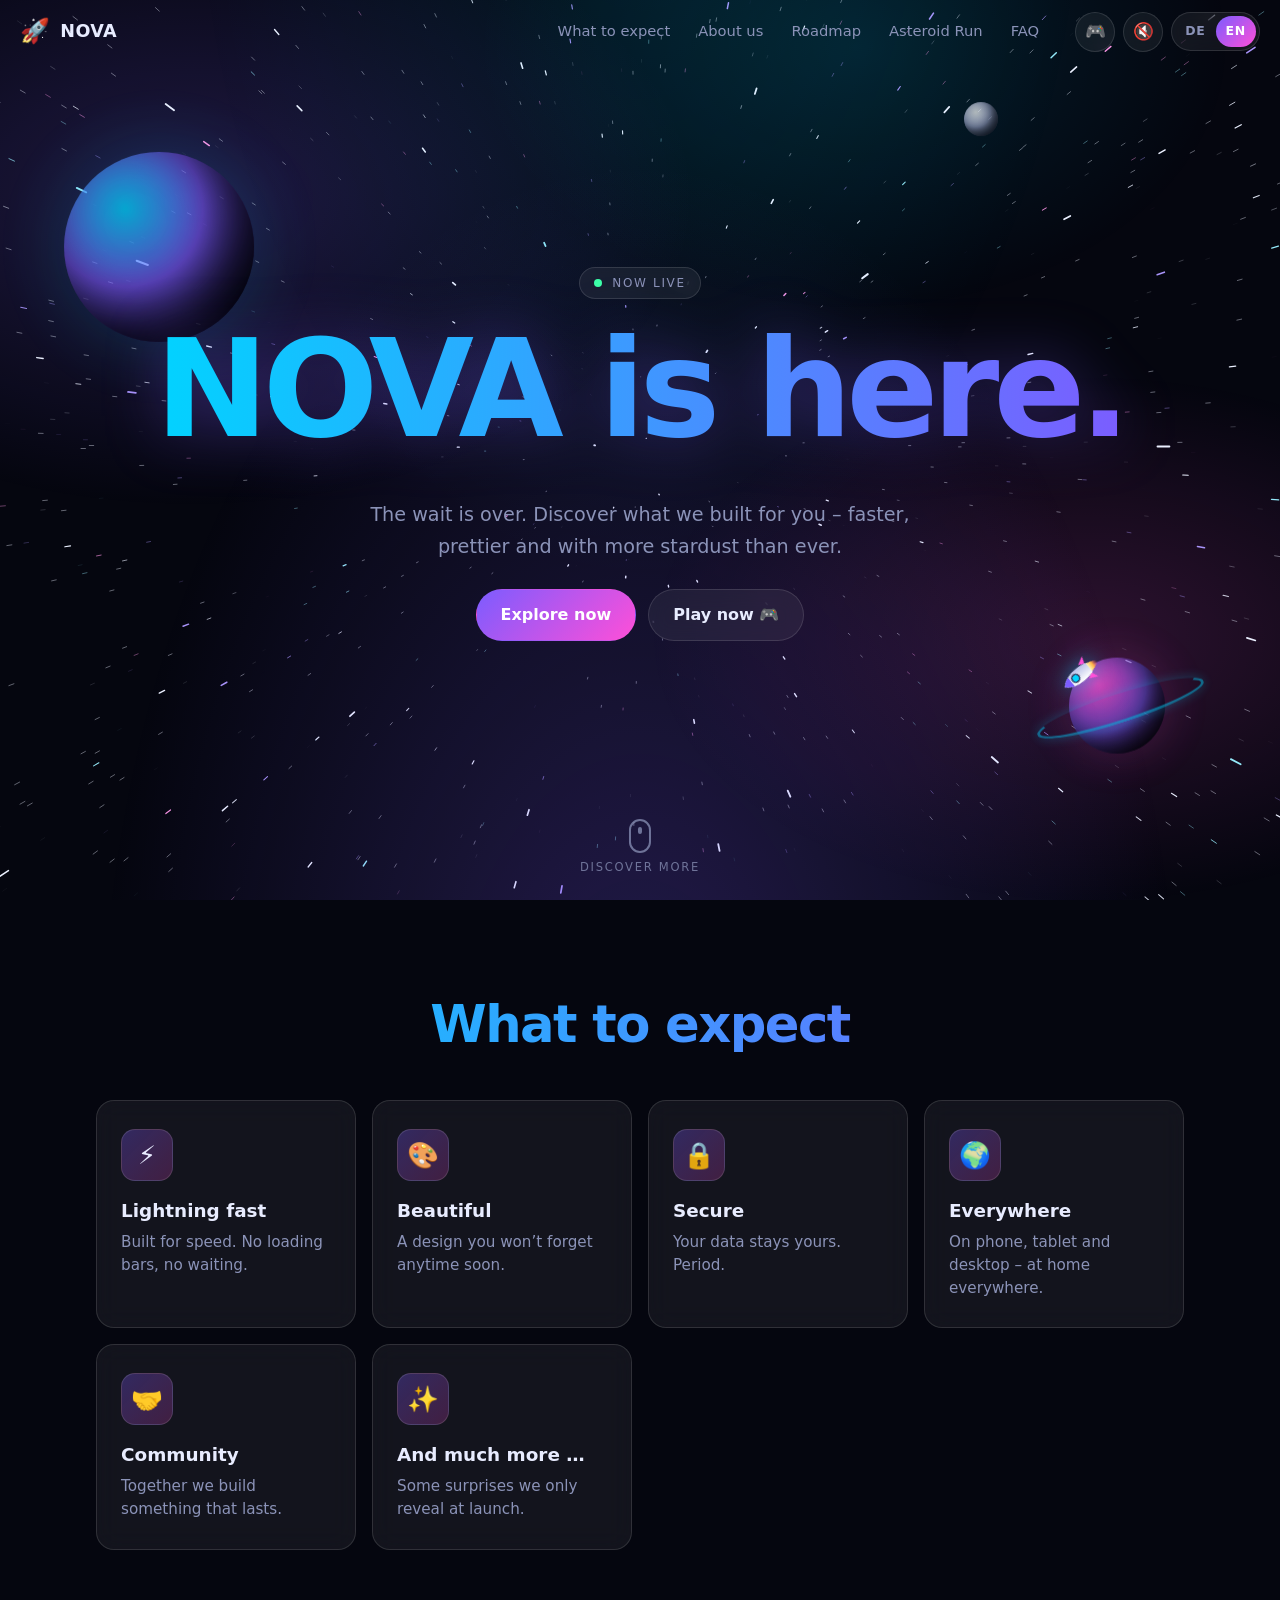
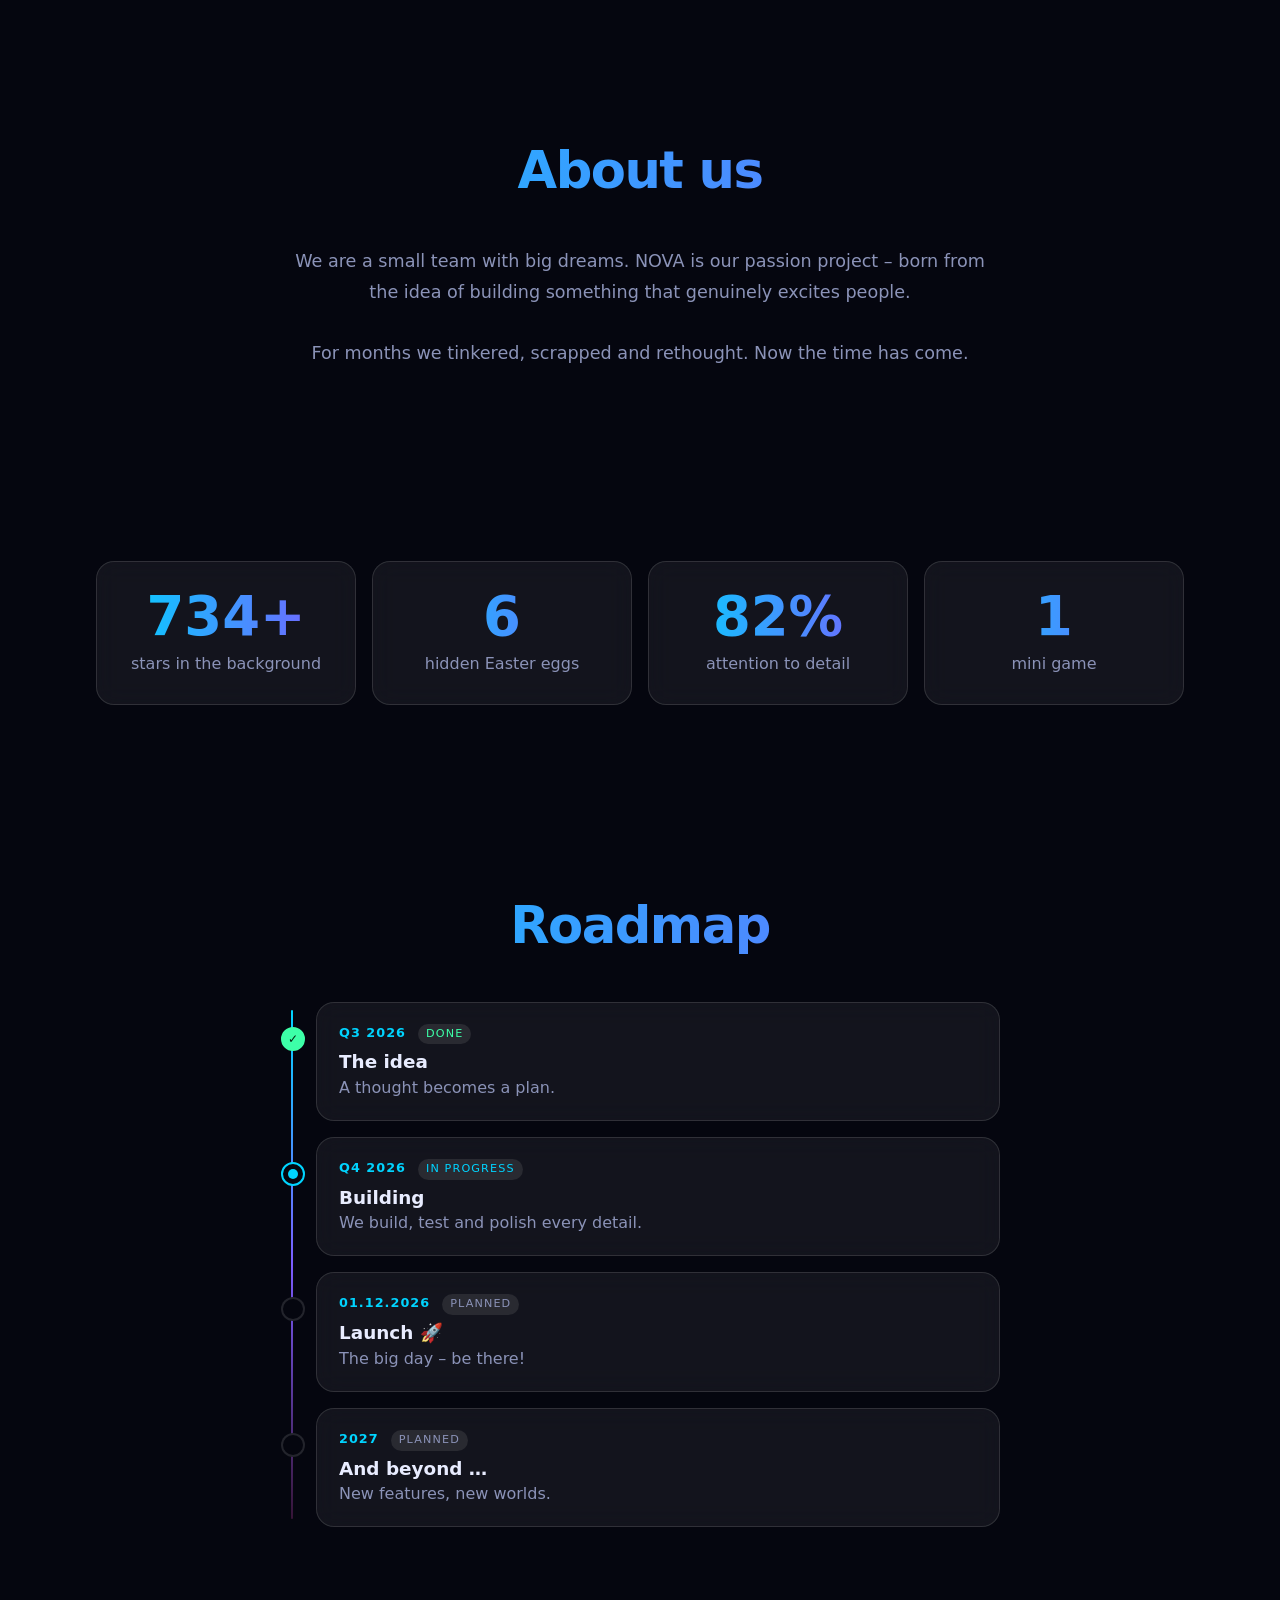
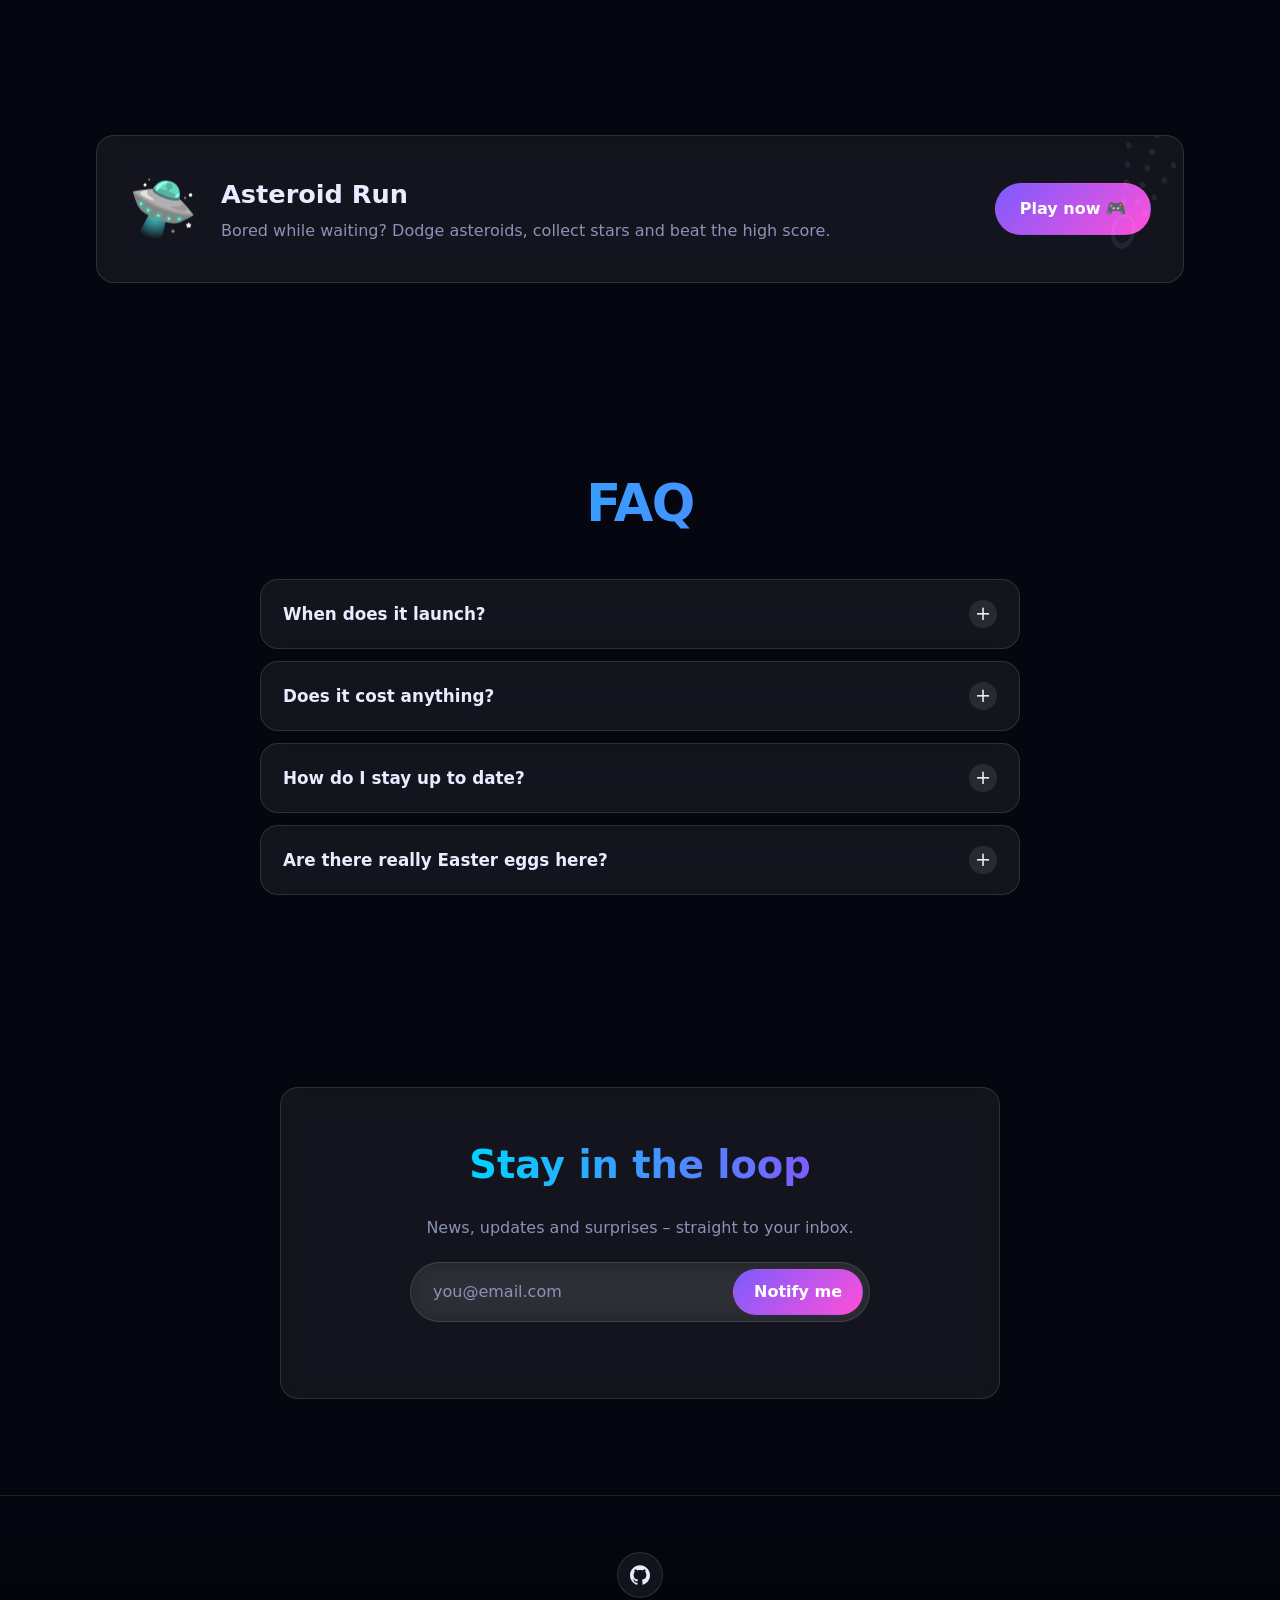
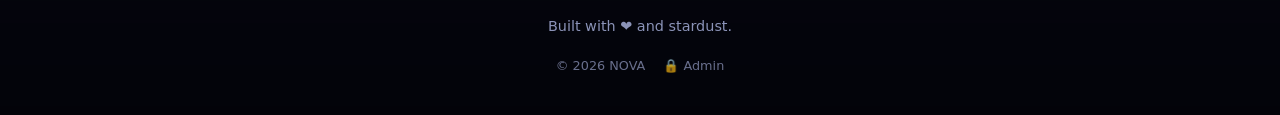
<file: index.html>
<!doctype html>
<html lang="de">
<head>
  <meta charset="utf-8">
  <meta name="viewport" content="width=device-width, initial-scale=1, viewport-fit=cover">
  <meta name="theme-color" content="#05060f">
  <!-- SEO:START (wird vom Admin-Panel beim Veröffentlichen aktualisiert) -->
  <title>NOVA – Coming Soon</title>
  <meta name="description" content="Hier entsteht gerade etwas Großes. Trag dich ein und sei beim Start als Erstes dabei.">
  <link rel="canonical" href="https://nilstset5-oss.github.io/Comming-Soon/">
  <meta property="og:type" content="website">
  <meta property="og:site_name" content="NOVA">
  <meta property="og:title" content="NOVA – Coming Soon">
  <meta property="og:description" content="Hier entsteht gerade etwas Großes. Trag dich ein und sei beim Start als Erstes dabei.">
  <meta property="og:url" content="https://nilstset5-oss.github.io/Comming-Soon/">
  <meta property="og:image" content="https://nilstset5-oss.github.io/Comming-Soon/assets/img/og-image.jpg">
  <meta property="og:image:width" content="1200">
  <meta property="og:image:height" content="630">
  <meta name="twitter:card" content="summary_large_image">
  <meta name="twitter:title" content="NOVA – Coming Soon">
  <meta name="twitter:description" content="Hier entsteht gerade etwas Großes. Trag dich ein und sei beim Start als Erstes dabei.">
  <meta name="twitter:image" content="https://nilstset5-oss.github.io/Comming-Soon/assets/img/og-image.jpg">
  <script type="application/ld+json">{"@context":"https://schema.org","@type":"WebSite","name":"NOVA","url":"https://nilstset5-oss.github.io/Comming-Soon/","description":"Hier entsteht gerade etwas Großes. Trag dich ein und sei beim Start als Erstes dabei."}</script>
  <!-- SEO:END -->
  <link rel="icon" href="assets/img/icon-192.png" type="image/png">
  <link rel="apple-touch-icon" href="assets/img/apple-touch-icon.png">
  <link rel="manifest" href="manifest.webmanifest">
  <link rel="stylesheet" href="assets/css/site.css">
  <link rel="stylesheet" href="assets/css/live.css">
  <link rel="stylesheet" href="assets/css/studio.css">
</head>
<body class="mode-soon">
  <div class="nebula" id="nebula" aria-hidden="true"></div>
  <canvas id="space" aria-hidden="true"></canvas>
  <div class="planets" id="planets" aria-hidden="true">
    <div class="planet planet-1"></div>
    <div class="planet planet-2"></div>
    <div class="planet planet-3"></div>
  </div>
  <div class="glow" aria-hidden="true"></div>

  <button class="rocket" id="rocket" type="button" aria-label="Rakete" hidden>
    <svg viewBox="0 0 40 64" aria-hidden="true">
      <defs>
        <linearGradient id="rk-body" x1="0" x2="1">
          <stop offset="0" stop-color="#ffffff"/>
          <stop offset="1" stop-color="#b9c0e8"/>
        </linearGradient>
        <linearGradient id="rk-flame" x1="0" y1="0" x2="0" y2="1">
          <stop offset="0" stop-color="#fff6b0"/>
          <stop offset=".45" stop-color="#ffb347"/>
          <stop offset="1" stop-color="#ff3b6b" stop-opacity="0"/>
        </linearGradient>
      </defs>
      <path class="flame" d="M13 46 Q20 74 27 46 Z" fill="url(#rk-flame)"/>
      <path d="M8 36 L2 48 L12 44 Z" fill="var(--a3)"/>
      <path d="M32 36 L38 48 L28 44 Z" fill="var(--a3)"/>
      <path d="M20 2 C31 12 32 30 28 46 L12 46 C8 30 9 12 20 2 Z" fill="url(#rk-body)"/>
      <circle cx="20" cy="22" r="5.5" fill="var(--a2)" stroke="#2a2f55" stroke-width="2"/>
      <path d="M20 2 C24 6 26.5 10 27.6 14 L12.4 14 C13.5 10 16 6 20 2 Z" fill="var(--a1)"/>
    </svg>
  </button>

  <div class="header" id="header">
    <div class="banner" id="banner" hidden>
      <span id="banner-text"></span>
      <button class="banner-close" id="banner-close" type="button" aria-label="Banner schließen">×</button>
    </div>
    <div class="topbar">
      <a class="brand" href="#top" id="brand">
        <span class="brand-logo" id="brand-logo" aria-hidden="true">🚀</span>
        <span class="brand-name" id="brand-name"></span>
      </a>
      <nav class="nav only-live" id="nav" aria-label="Navigation"></nav>
      <div class="controls">
        <button class="icon-btn menu-btn only-live" id="btn-menu" type="button" aria-expanded="false" aria-controls="nav">☰</button>
        <button class="icon-btn" id="btn-game" type="button">🎮</button>
        <button class="icon-btn" id="btn-sound" type="button" aria-pressed="false">🔇</button>
        <div class="lang-switch" role="group" aria-label="Sprache / Language">
          <button type="button" data-lang="de" aria-pressed="true">DE</button>
          <button type="button" data-lang="en" aria-pressed="false">EN</button>
        </div>
      </div>
    </div>
  </div>

  <main id="top">
    <!-- ===================== HERO ===================== -->
    <section class="hero" id="hero">
      <span class="badge"><span class="dot" aria-hidden="true"></span><span id="badge-text"></span></span>

      <h1 class="title gradient-text" id="title"></h1>

      <p class="lead" id="lead"></p>

      <!-- Coming Soon: Countdown -->
      <div class="countdown-wrap only-soon" id="countdown-wrap">
        <div class="countdown" id="countdown" role="timer" aria-live="off"></div>
        <div class="launch-meta">
          <span id="launch-date"></span>
          <button class="link-btn" id="btn-calendar" type="button">📅 <span data-ui="calendar"></span></button>
          <button class="link-btn" id="btn-share" type="button">🔗 <span data-ui="share"></span></button>
        </div>
      </div>

      <!-- Live: Buttons -->
      <div class="cta-row only-live" id="cta-row">
        <a class="btn btn-primary" id="cta-main" href="#features"></a>
        <button class="btn btn-ghost" id="cta-game" type="button" data-ui="playNow"></button>
      </div>

      <!-- Coming Soon: Anmeldung -->
      <form class="notify only-soon signup-form" id="signup-hero" novalidate>
        <label class="sr-only" for="email-hero" data-ui="emailLabel"></label>
        <input id="email-hero" name="email" type="email" autocomplete="email" required>
        <input class="hp" type="text" name="_gotcha" tabindex="-1" autocomplete="off" aria-hidden="true">
        <button class="btn btn-primary" type="submit"></button>
      </form>
      <p class="form-msg only-soon" role="status" aria-live="polite" data-msg-for="signup-hero"></p>

      <p class="hint" id="hint"></p>

      <a class="scroll-cue" href="#features" id="scroll-cue">
        <span class="mouse" aria-hidden="true"></span>
        <span data-ui="scroll"></span>
      </a>
    </section>

    <!-- ===================== FEATURES ===================== -->
    <section class="section" id="features">
      <div class="section-head reveal">
        <h2 class="section-title gradient-text" id="features-title"></h2>
      </div>
      <div class="features-grid" id="features-grid"></div>
    </section>

    <!-- ===================== ÜBER UNS (live) ===================== -->
    <section class="section only-live" id="about">
      <div class="section-head reveal">
        <h2 class="section-title gradient-text" id="about-title"></h2>
      </div>
      <div class="about reveal" id="about-body">
        <p class="about-text" id="about-text"></p>
        <img class="about-img" id="about-img" alt="" hidden>
      </div>
    </section>

    <!-- ===================== ZAHLEN (live) ===================== -->
    <section class="section only-live" id="stats">
      <div class="stats" id="stats-grid"></div>
    </section>

    <!-- ===================== ROADMAP ===================== -->
    <section class="section" id="roadmap">
      <div class="section-head reveal">
        <h2 class="section-title gradient-text" id="roadmap-title"></h2>
      </div>
      <div class="timeline" id="timeline"></div>
    </section>

    <!-- ===================== SPIEL ===================== -->
    <section class="section" id="game-section">
      <div class="card game-card reveal">
        <div class="game-emoji" aria-hidden="true">🛸</div>
        <div>
          <h3 id="game-title"></h3>
          <p id="game-text"></p>
          <p class="game-best" id="game-best" hidden></p>
        </div>
        <button class="btn btn-primary" id="game-start-btn" type="button" data-ui="playNow"></button>
      </div>
    </section>

    <!-- ===================== FAQ ===================== -->
    <section class="section" id="faq">
      <div class="section-head reveal">
        <h2 class="section-title gradient-text" id="faq-title"></h2>
      </div>
      <div class="faq" id="faq-list"></div>
    </section>

    <!-- ===================== NEWSLETTER (live) ===================== -->
    <section class="section only-live" id="newsletter">
      <div class="card newsletter reveal">
        <h2 class="gradient-text" id="newsletter-title"></h2>
        <p id="newsletter-text"></p>
        <form class="notify signup-form" id="signup-live" novalidate>
          <label class="sr-only" for="email-live" data-ui="emailLabel"></label>
          <input id="email-live" name="email" type="email" autocomplete="email" required>
          <input class="hp" type="text" name="_gotcha" tabindex="-1" autocomplete="off" aria-hidden="true">
          <button class="btn btn-primary" type="submit"></button>
        </form>
        <p class="form-msg" role="status" aria-live="polite" data-msg-for="signup-live"></p>
      </div>
    </section>
  </main>

  <footer class="footer" id="footer">
    <div class="social" id="social"></div>
    <p class="footer-text" id="footer-text"></p>
    <div class="footer-meta">
      <span>© <span id="year"></span> <span id="footer-brand"></span></span>
      <span id="visitors" hidden></span>
      <span id="eggs-count" hidden></span>
      <a href="#admin" id="admin-link">🔒 <span data-ui="admin"></span></a>
    </div>
  </footer>

  <!-- ===================== SPIEL-FENSTER ===================== -->
  <div class="game-modal" id="game" role="dialog" aria-modal="true" aria-labelledby="game-dialog-title" hidden>
    <canvas id="game-canvas"></canvas>
    <button class="icon-btn game-pause" id="game-pause" type="button" aria-label="Pause">⏸</button>
    <button class="icon-btn game-close" id="game-close" type="button" aria-label="Schließen">✕</button>
    <div class="card game-overlay" id="game-overlay"></div>
  </div>

  <button class="studio-fab" id="studio-fab" type="button" hidden>✏️ <span data-ui="studio"></span></button>

  <canvas id="fx" aria-hidden="true"></canvas>
  <div class="toast" id="toast" role="status" aria-live="polite"></div>

  <!-- Einstellungen: auf GitHub Pages leer (dann gilt config.json), im Artifact hier eingebettet -->
  <script type="application/json" id="cs-config"></script>

  <script src="assets/js/icons.js"></script>
  <script src="assets/js/config.js"></script>
  <script src="assets/js/backend.js"></script>
  <script src="assets/js/sound.js"></script>
  <script src="assets/js/fx.js"></script>
  <script src="assets/js/space.js"></script>
  <script src="assets/js/game.js"></script>
  <script src="assets/js/ai.js"></script>
  <script src="assets/js/live.js"></script>
  <script src="assets/js/images.js"></script>
  <script src="assets/js/studio.js"></script>
  <script src="assets/js/site.js"></script>
</body>
</html>
</file>
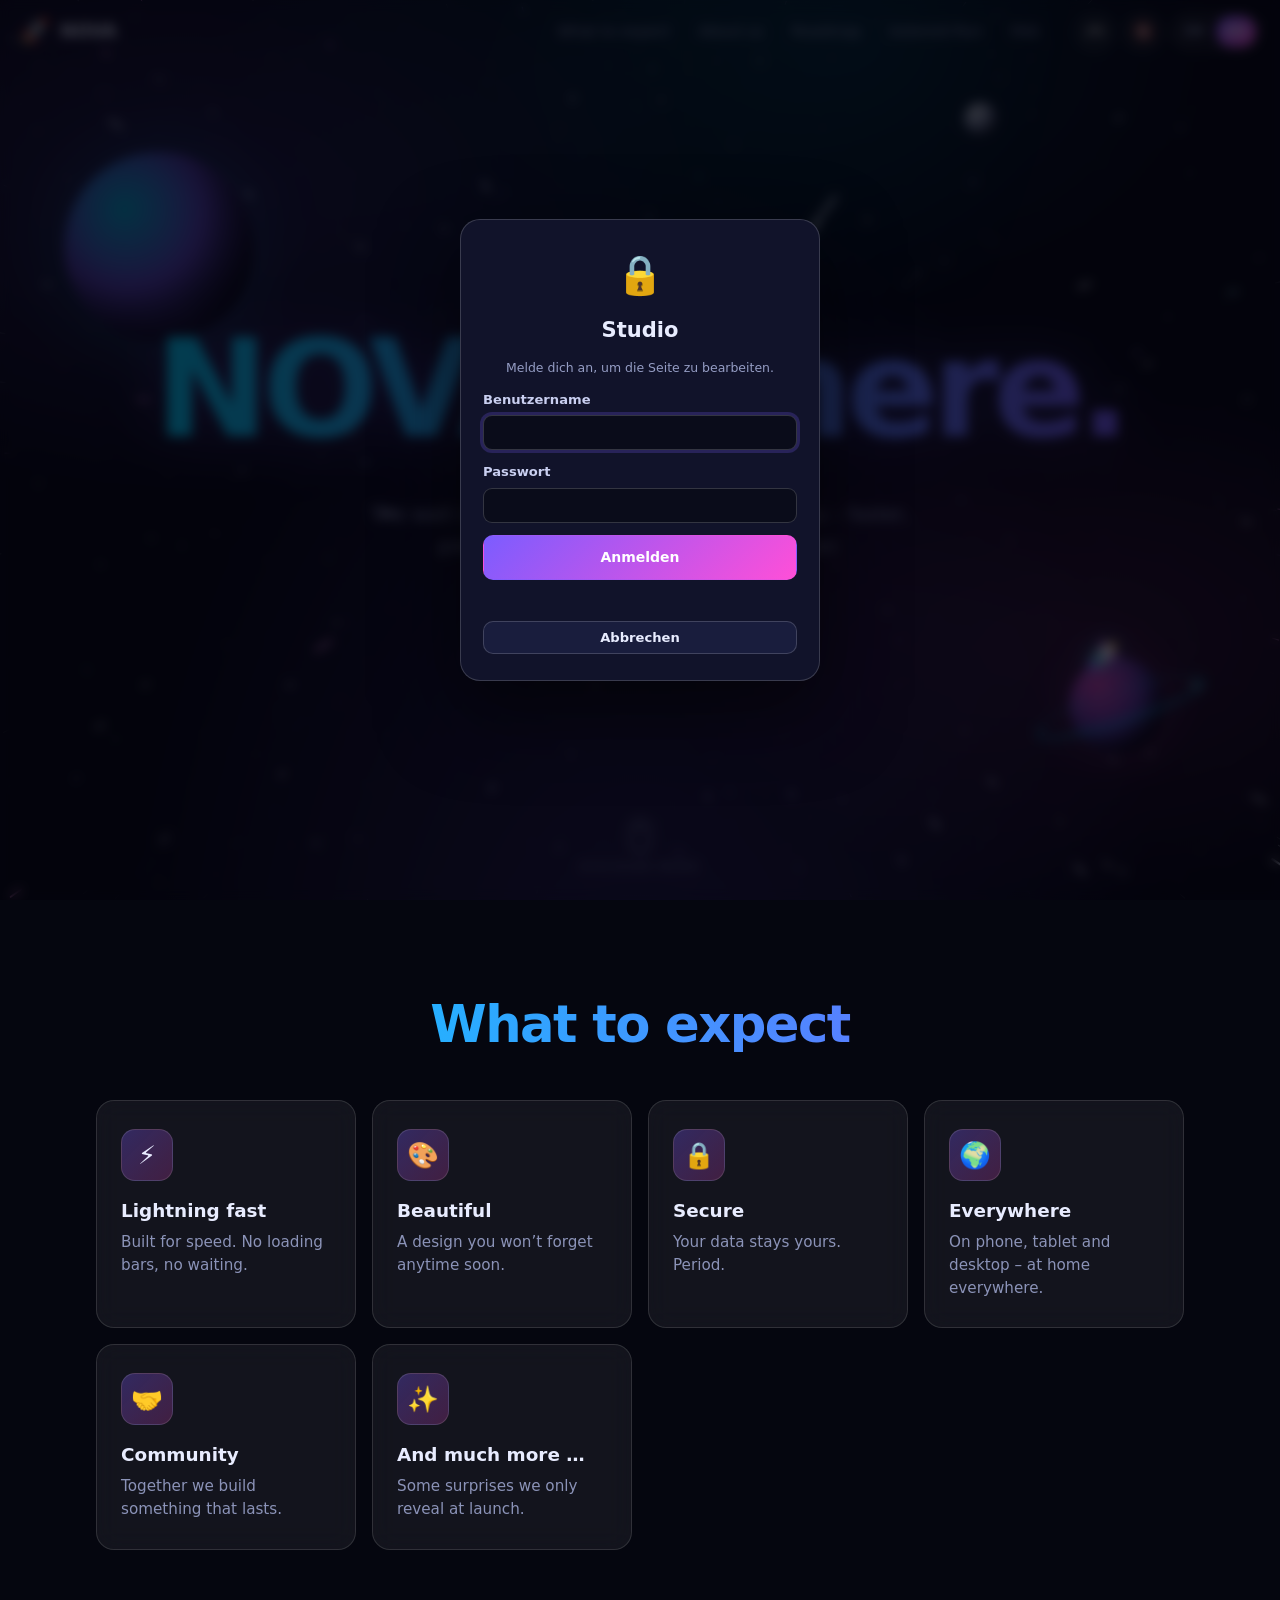
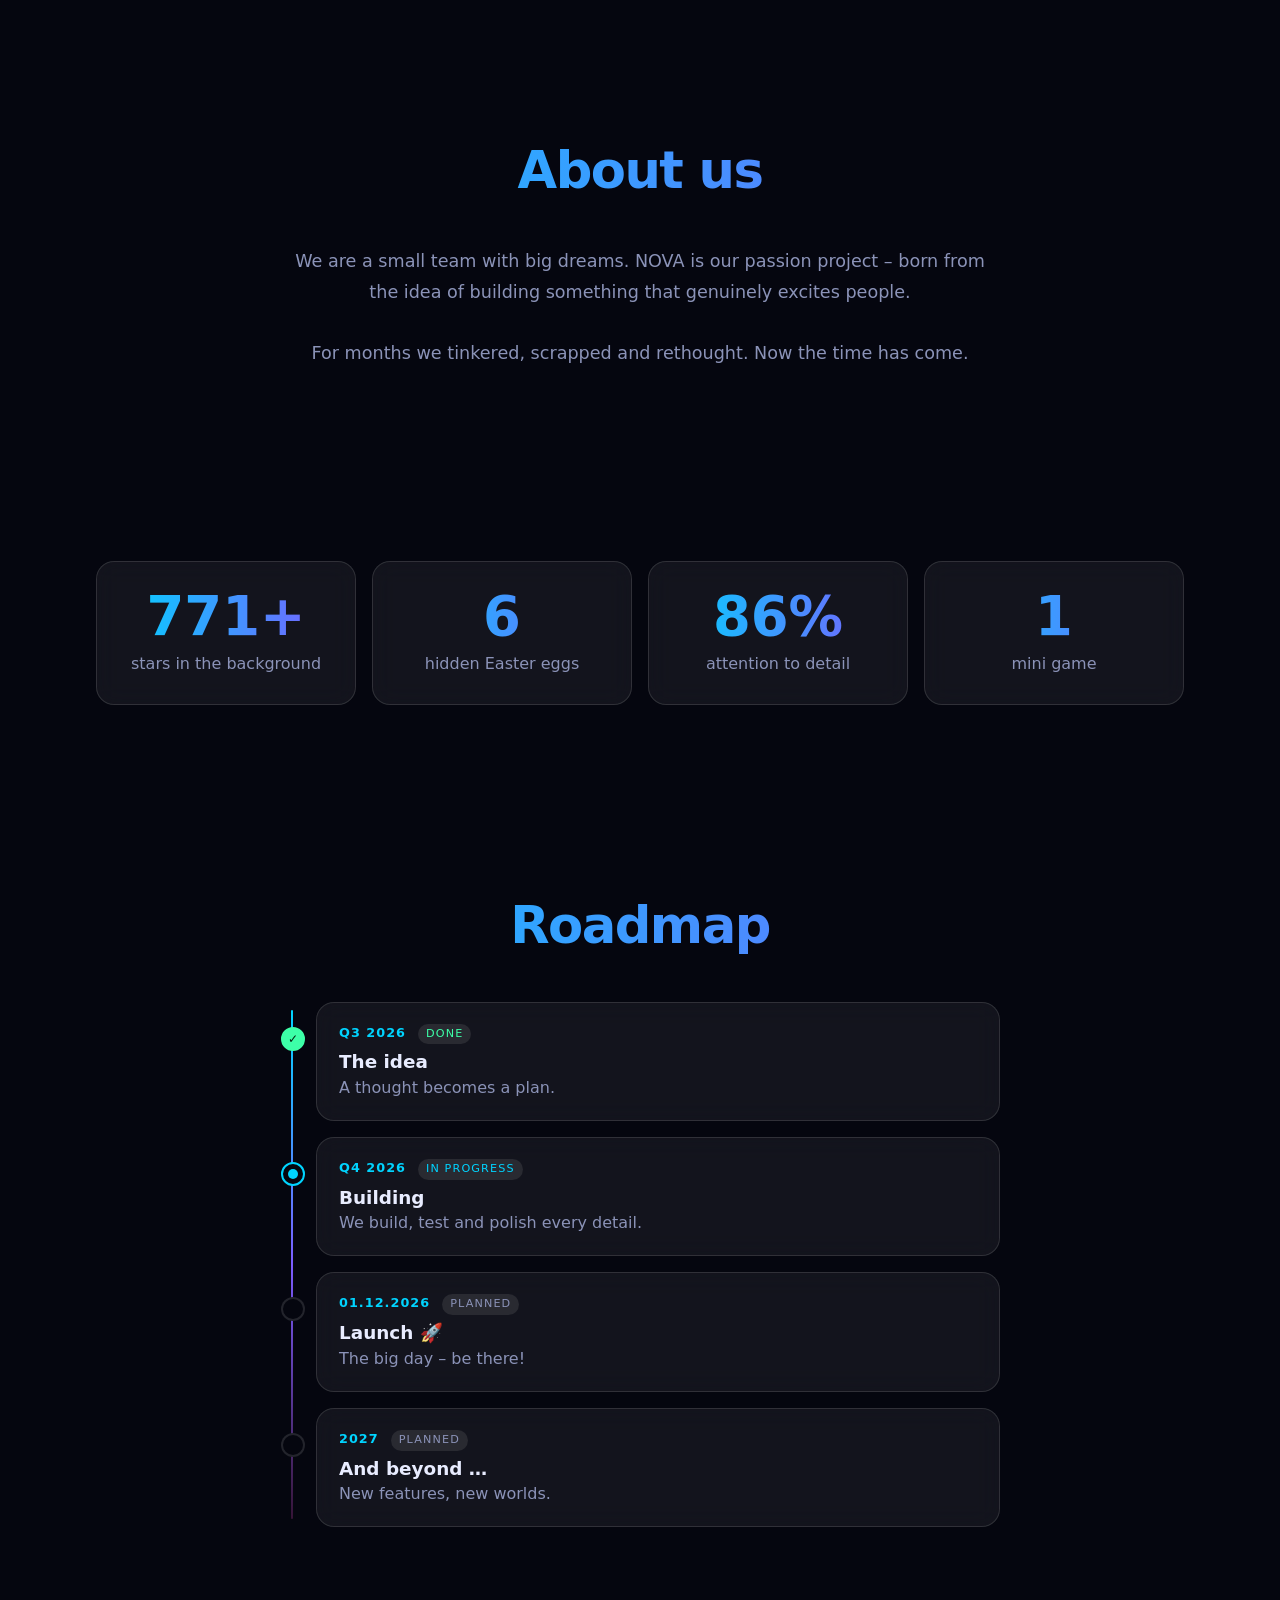
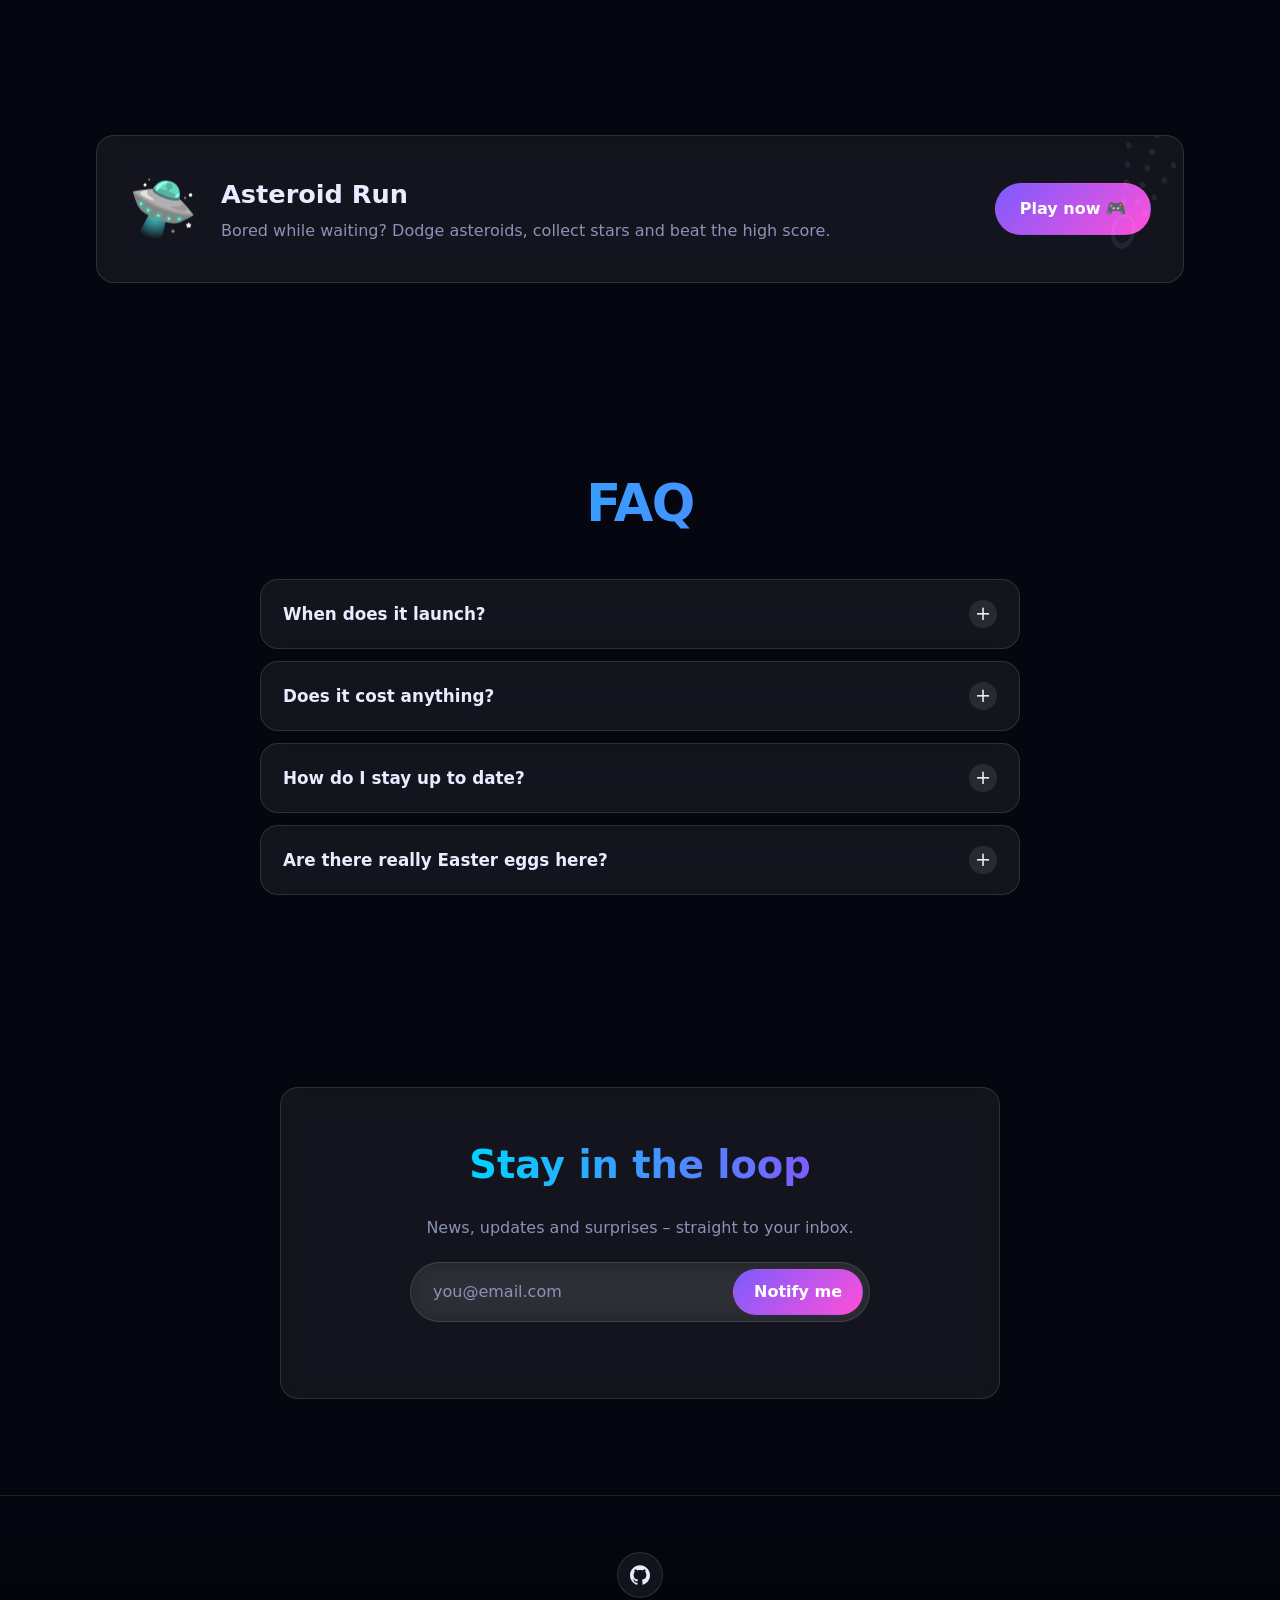
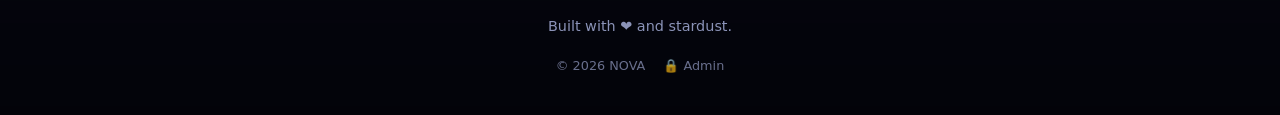
<file: admin.html>
<!doctype html>
<html lang="de">
<head>
  <meta charset="utf-8">
  <meta name="robots" content="noindex">
  <title>Studio</title>
  <meta http-equiv="refresh" content="0; url=./#admin">
  <script>location.replace('./#admin');</script>
</head>
<body style="background:#05060f;color:#e8ecff;font-family:system-ui,sans-serif;display:grid;place-items:center;min-height:100vh;margin:0">
  <p>Das Admin-Panel heißt jetzt <a href="./#admin" style="color:#00d4ff">Studio</a> und öffnet sich direkt auf der Seite …</p>
</body>
</html>
</file>
<file: assets/css/site.css>
/* =========================================================
   Coming Soon – Seitendesign
   Farben kommen aus dem Admin-Panel (werden per JS gesetzt).
   ========================================================= */
:root {
  --bg: #05060f;
  --fg: #e8ecff;
  --muted: #8b93b8;
  --a1: #7c5cff;
  --a2: #00d4ff;
  --a3: #ff4fd8;
  --a1-rgb: 124, 92, 255;
  --a2-rgb: 0, 212, 255;
  --a3-rgb: 255, 79, 216;
  --ok: #3dffa8;
  --danger: #ff7a90;
  --glass: rgba(255, 255, 255, 0.06);
  --glass-strong: rgba(255, 255, 255, 0.09);
  --glass-border: rgba(255, 255, 255, 0.12);
  --radius: 18px;
  --header-h: 64px;
  --font: system-ui, -apple-system, "Segoe UI", Roboto, "Helvetica Neue", Arial, sans-serif;
  color-scheme: dark;
}

* { box-sizing: border-box; margin: 0; padding: 0; }
[hidden] { display: none !important; }
html { scroll-behavior: smooth; scroll-padding-top: calc(var(--header-h) + 16px); }
body {
  min-height: 100vh;
  background: var(--bg);
  color: var(--fg);
  font-family: var(--font);
  font-size: 16px;
  line-height: 1.5;
  overflow-x: hidden;
  -webkit-font-smoothing: antialiased;
  -webkit-tap-highlight-color: transparent;
}
img { max-width: 100%; display: block; }
a { color: inherit; }
button { font: inherit; color: inherit; }
:focus-visible { outline: 2px solid var(--a2); outline-offset: 3px; border-radius: 6px; }

.sr-only {
  position: absolute; width: 1px; height: 1px; overflow: hidden;
  clip: rect(0 0 0 0); white-space: nowrap;
}

body:not(.mode-live) .only-live,
body.mode-live .only-soon { display: none !important; }

/* ---------- Weltraum-Hintergrund ---------- */
.nebula {
  position: fixed;
  inset: -20%;
  z-index: 0;
  pointer-events: none;
  background:
    radial-gradient(40% 35% at 25% 30%, rgba(var(--a1-rgb), 0.22), transparent 70%),
    radial-gradient(35% 30% at 75% 65%, rgba(var(--a3-rgb), 0.16), transparent 70%),
    radial-gradient(30% 30% at 62% 18%, rgba(var(--a2-rgb), 0.12), transparent 70%);
  animation: nebula-drift 60s ease-in-out infinite alternate;
}
@keyframes nebula-drift {
  from { transform: translate3d(-3%, -2%, 0) rotate(0deg) scale(1); }
  to   { transform: translate3d(3%, 2%, 0) rotate(8deg) scale(1.08); }
}

#space {
  position: fixed;
  inset: 0;
  width: 100%;
  height: 100%;
  z-index: 0;
  display: block;
  pointer-events: none;
}

.planets { position: fixed; inset: 0; z-index: 0; pointer-events: none; overflow: hidden; }
.planet {
  position: absolute;
  border-radius: 50%;
  will-change: transform;
  transition: opacity 0.6s;
}
.planet-1 {
  width: 190px; height: 190px; left: 5%; top: 16%;
  background: radial-gradient(circle at 32% 30%, rgba(var(--a2-rgb), 0.95), rgba(var(--a1-rgb), 0.85) 42%, #06061a 78%);
  box-shadow: 0 0 80px rgba(var(--a2-rgb), 0.22), inset -24px -24px 50px rgba(0, 0, 0, 0.65);
  opacity: 0.8;
}
.planet-2 {
  width: 96px; height: 96px; right: 9%; bottom: 16%;
  background: radial-gradient(circle at 30% 28%, rgba(var(--a3-rgb), 0.95), rgba(var(--a1-rgb), 0.7) 50%, #0a0614 82%);
  box-shadow: 0 0 50px rgba(var(--a3-rgb), 0.25), inset -12px -12px 24px rgba(0, 0, 0, 0.6);
  opacity: 0.85;
}
.planet-2::before {
  content: "";
  position: absolute;
  left: -38%; top: 38%;
  width: 176%; height: 24%;
  border-radius: 50%;
  border: 3px solid rgba(var(--a2-rgb), 0.55);
  border-top-color: transparent;
  transform: rotate(-18deg);
  box-shadow: 0 0 12px rgba(var(--a2-rgb), 0.3);
}
.planet-3 {
  width: 34px; height: 34px; right: 22%; top: 12%;
  background: radial-gradient(circle at 35% 30%, #ffffff, #a9b0d6 45%, #24263a 85%);
  box-shadow: inset -6px -6px 10px rgba(0, 0, 0, 0.55);
  opacity: 0.7;
}

.glow {
  position: fixed; inset: 0; z-index: 0; pointer-events: none;
  background:
    radial-gradient(ellipse at 50% 120%, rgba(var(--a1-rgb), 0.26), transparent 60%),
    radial-gradient(ellipse at 50% -20%, rgba(var(--a2-rgb), 0.1), transparent 50%);
}

/* Rakete fliegt um die Seite herum */
.rocket {
  position: fixed;
  left: 0; top: 0;
  z-index: 5;
  width: 46px; height: 46px;
  padding: 0; border: 0; background: none;
  cursor: pointer;
  will-change: transform;
  filter: drop-shadow(0 0 10px rgba(var(--a2-rgb), 0.5));
}
.rocket svg { width: 100%; height: 100%; overflow: visible; }
.rocket .flame { transform-origin: 50% 0; transform-box: fill-box; animation: flame 0.12s ease-in-out infinite alternate; }
body.warping .rocket .flame { animation-duration: 0.06s; transform: scaleY(2.2); }
@keyframes flame { from { transform: scaleY(0.8) scaleX(0.9); } to { transform: scaleY(1.15) scaleX(1.05); } }
body.warping .rocket .flame { animation-name: flame-warp; }
@keyframes flame-warp { from { transform: scaleY(1.9) scaleX(1); } to { transform: scaleY(2.6) scaleX(1.15); } }

/* ---------- Kopfbereich ---------- */
.header {
  position: fixed;
  top: 0; left: 0; right: 0;
  z-index: 20;
  padding-top: env(safe-area-inset-top, 0px);
}

.banner {
  display: flex;
  align-items: center;
  justify-content: center;
  gap: 12px;
  padding: 8px 44px 8px 16px;
  position: relative;
  background: linear-gradient(90deg, var(--a1), var(--a3));
  color: #fff;
  font-size: 0.9rem;
  font-weight: 600;
  text-align: center;
}
.banner a { color: #fff; text-decoration: underline; text-underline-offset: 3px; }
.banner-close {
  position: absolute; right: 8px; top: 50%; transform: translateY(-50%);
  width: 28px; height: 28px; border: 0; border-radius: 50%;
  background: rgba(0, 0, 0, 0.2); color: #fff; cursor: pointer; font-size: 1rem; line-height: 1;
}

.topbar {
  display: flex;
  align-items: center;
  gap: 16px;
  height: var(--header-h);
  padding: 0 20px;
  transition: background 0.3s, border-color 0.3s, backdrop-filter 0.3s;
  border-bottom: 1px solid transparent;
}
.header.scrolled .topbar {
  background: rgba(5, 6, 15, 0.6);
  backdrop-filter: blur(14px);
  -webkit-backdrop-filter: blur(14px);
  border-bottom-color: var(--glass-border);
}

.brand {
  display: inline-flex;
  align-items: center;
  gap: 10px;
  text-decoration: none;
  font-weight: 800;
  font-size: 1.1rem;
  letter-spacing: 0.02em;
  user-select: none;
  -webkit-user-select: none;
}
.brand-logo { font-size: 1.5rem; line-height: 1; display: inline-flex; }
.brand-logo img { width: 32px; height: 32px; object-fit: contain; border-radius: 8px; }

.nav { display: flex; gap: 4px; margin-left: auto; }
.nav a {
  padding: 8px 12px;
  border-radius: 999px;
  text-decoration: none;
  color: var(--muted);
  font-size: 0.92rem;
  transition: color 0.2s, background 0.2s;
}
.nav a:hover { color: var(--fg); background: var(--glass); }

.controls { display: flex; align-items: center; gap: 8px; margin-left: auto; }
.nav + .controls { margin-left: 8px; }

.icon-btn {
  display: inline-flex; align-items: center; justify-content: center;
  width: 40px; height: 40px;
  border-radius: 50%;
  border: 1px solid var(--glass-border);
  background: var(--glass);
  backdrop-filter: blur(10px);
  -webkit-backdrop-filter: blur(10px);
  cursor: pointer;
  font-size: 1.05rem;
  transition: transform 0.15s, background 0.2s, border-color 0.2s;
}
.icon-btn:hover { transform: translateY(-1px); background: var(--glass-strong); border-color: rgba(var(--a1-rgb), 0.5); }
.icon-btn svg { width: 18px; height: 18px; }

.lang-switch {
  display: inline-flex;
  padding: 3px;
  border-radius: 999px;
  border: 1px solid var(--glass-border);
  background: var(--glass);
  backdrop-filter: blur(10px);
  -webkit-backdrop-filter: blur(10px);
}
.lang-switch button {
  border: 0; background: none; cursor: pointer;
  padding: 6px 10px; border-radius: 999px;
  font-size: 0.78rem; font-weight: 700; letter-spacing: 0.06em;
  color: var(--muted);
}
.lang-switch button[aria-pressed="true"] { background: linear-gradient(135deg, var(--a1), var(--a3)); color: #fff; }

.menu-btn { display: none; }

/* ---------- Hero ---------- */
main { position: relative; z-index: 1; }

.hero {
  position: relative;
  container-type: inline-size;
  min-height: 100vh;
  min-height: 100svh;
  display: flex;
  flex-direction: column;
  align-items: center;
  justify-content: center;
  gap: 26px;
  padding: calc(var(--header-h) + 40px) 16px 96px;
  text-align: center;
  transition: transform 0.6s cubic-bezier(0.2, 0.8, 0.2, 1), opacity 0.6s, filter 0.6s;
  user-select: none;
  -webkit-user-select: none;
  -webkit-touch-callout: none;
}
body.warping .hero { transform: scale(0.94); opacity: 0.55; filter: blur(2px); }

.badge {
  display: inline-flex; align-items: center; gap: 10px;
  padding: 6px 14px;
  border-radius: 999px;
  font-size: 0.75rem; letter-spacing: 0.14em; text-transform: uppercase;
  color: var(--muted);
  background: var(--glass);
  border: 1px solid var(--glass-border);
  backdrop-filter: blur(8px);
  -webkit-backdrop-filter: blur(8px);
}
.dot { width: 8px; height: 8px; border-radius: 50%; background: var(--ok); animation: pulse 2s infinite; }
body.mode-soon .dot { background: #ffc94d; animation-name: pulse-amber; }
@keyframes pulse {
  0% { box-shadow: 0 0 0 0 rgba(61, 255, 168, 0.6); }
  70% { box-shadow: 0 0 0 10px rgba(61, 255, 168, 0); }
  100% { box-shadow: 0 0 0 0 rgba(61, 255, 168, 0); }
}
@keyframes pulse-amber {
  0% { box-shadow: 0 0 0 0 rgba(255, 201, 77, 0.6); }
  70% { box-shadow: 0 0 0 10px rgba(255, 201, 77, 0); }
  100% { box-shadow: 0 0 0 0 rgba(255, 201, 77, 0); }
}

.gradient-text {
  background: linear-gradient(90deg, var(--a2), var(--a1), var(--a3), var(--a2));
  background-size: 300% 100%;
  -webkit-background-clip: text;
  background-clip: text;
  color: transparent;
  animation: shimmer 8s linear infinite;
}
@keyframes shimmer { to { background-position: 300% 0; } }

.title {
  position: relative;
  max-width: 100%;
  font-size: clamp(2.8rem, 12.5vw, 8.5rem);
  font-size: clamp(2.6rem, 12.5cqi, 8.5rem);
  font-weight: 900;
  line-height: 0.95;
  letter-spacing: -0.045em;
  padding: 0 0.06em 0.14em;
  overflow-wrap: anywhere;
  filter: drop-shadow(0 0 30px rgba(var(--a1-rgb), 0.35));
}
.title::before, .title::after {
  content: attr(data-text);
  position: absolute; top: 0; left: 0; width: 100%;
  padding: inherit;
  opacity: 0; pointer-events: none;
}
.title::before { color: var(--a2); }
.title::after { color: var(--a3); }
.title.glitch::before { opacity: 0.85; animation: glitch-a 0.4s steps(2) both; }
.title.glitch::after { opacity: 0.85; animation: glitch-b 0.4s steps(2) both; }
@keyframes glitch-a {
  0% { clip-path: inset(10% 0 60% 0); transform: translate(-6px, -2px); }
  25% { clip-path: inset(55% 0 20% 0); transform: translate(5px, 1px); }
  50% { clip-path: inset(30% 0 45% 0); transform: translate(-4px, 2px); }
  75% { clip-path: inset(75% 0 5% 0); transform: translate(6px, -1px); }
  100% { clip-path: inset(0 0 100% 0); transform: none; }
}
@keyframes glitch-b {
  0% { clip-path: inset(65% 0 10% 0); transform: translate(6px, 2px); }
  25% { clip-path: inset(15% 0 60% 0); transform: translate(-5px, -1px); }
  50% { clip-path: inset(45% 0 30% 0); transform: translate(4px, -2px); }
  75% { clip-path: inset(5% 0 80% 0); transform: translate(-6px, 1px); }
  100% { clip-path: inset(0 0 100% 0); transform: none; }
}

.lead {
  max-width: 36rem;
  font-size: clamp(1rem, 2.4vw, 1.2rem);
  line-height: 1.65;
  color: var(--muted);
  white-space: pre-line;
}

/* ---------- Countdown ---------- */
.countdown-wrap { display: flex; flex-direction: column; align-items: center; gap: 12px; width: 100%; max-width: 600px; }
.countdown { display: grid; grid-template-columns: repeat(4, minmax(0, 1fr)); gap: 12px; width: 100%; }
.cd-unit { display: flex; flex-direction: column; align-items: center; gap: 8px; min-width: 0; }
.cd-label {
  font-size: 0.7rem; letter-spacing: 0.15em; text-transform: uppercase; color: var(--muted);
}

/* Stil „Glas“ */
.countdown.style-glass .cd-unit {
  padding: 18px 6px 14px;
  border-radius: 16px;
  background: var(--glass);
  border: 1px solid var(--glass-border);
  backdrop-filter: blur(12px);
  -webkit-backdrop-filter: blur(12px);
  gap: 4px;
}
.cd-num {
  display: block;
  font-size: clamp(1.8rem, 7vw, 3rem);
  font-weight: 800;
  font-variant-numeric: tabular-nums;
  line-height: 1.1;
}
.cd-num.tick { animation: tick 0.45s ease; }
@keyframes tick {
  0% { transform: translateY(-35%); opacity: 0; filter: blur(4px); }
  100% { transform: none; opacity: 1; filter: none; }
}

/* Stil „Flip-Uhr“ */
.flip {
  --h: clamp(64px, 17vw, 104px);
  position: relative;
  width: 100%;
  height: var(--h);
  perspective: 400px;
  font-size: calc(var(--h) * 0.56);
  font-weight: 800;
  font-variant-numeric: tabular-nums;
  line-height: var(--h);
  text-align: center;
  border-radius: 14px;
  box-shadow: 0 10px 30px rgba(0, 0, 0, 0.45), 0 0 0 1px var(--glass-border);
}
.flip-half, .flip-anim {
  position: absolute;
  left: 0; right: 0;
  height: 50%;
  overflow: hidden;
  background: linear-gradient(180deg, #1a1d33, #13152a);
  color: var(--fg);
}
.flip-half span, .flip-anim span { display: block; height: var(--h); }
.flip-top, .flip-anim.top { top: 0; border-radius: 14px 14px 0 0; }
.flip-bottom, .flip-anim.bottom {
  bottom: 0; border-radius: 0 0 14px 14px;
  background: linear-gradient(180deg, #111326, #0d0f20);
}
.flip-bottom span, .flip-anim.bottom span { transform: translateY(-50%); }
.flip::after {
  content: "";
  position: absolute; left: 0; right: 0; top: 50%;
  height: 2px; margin-top: -1px;
  background: rgba(0, 0, 0, 0.55);
  z-index: 3;
}
.flip-anim.top {
  transform-origin: 50% 100%;
  animation: flip-top 0.3s ease-in forwards;
  z-index: 2;
  backface-visibility: hidden;
}
.flip-anim.bottom {
  transform-origin: 50% 0;
  transform: rotateX(90deg);
  animation: flip-bottom 0.3s 0.3s ease-out forwards;
  z-index: 2;
  backface-visibility: hidden;
}
@keyframes flip-top { to { transform: rotateX(-90deg); } }
@keyframes flip-bottom { to { transform: rotateX(0deg); } }

.launch-meta {
  display: flex; flex-wrap: wrap; align-items: center; justify-content: center; gap: 8px 14px;
  font-size: 0.85rem; color: var(--muted);
}
.link-btn {
  display: inline-flex; align-items: center; gap: 6px;
  padding: 4px 12px;
  border-radius: 999px;
  border: 1px solid var(--glass-border);
  background: var(--glass);
  color: var(--fg);
  font-size: 0.8rem;
  cursor: pointer;
  text-decoration: none;
  transition: border-color 0.2s, background 0.2s;
}
.link-btn:hover { border-color: rgba(var(--a1-rgb), 0.6); background: var(--glass-strong); }

/* ---------- Buttons ---------- */
.btn {
  display: inline-flex; align-items: center; justify-content: center; gap: 8px;
  padding: 13px 24px;
  border-radius: 999px;
  border: 1px solid transparent;
  font-weight: 700;
  text-decoration: none;
  cursor: pointer;
  transition: transform 0.15s, box-shadow 0.2s, background 0.2s, border-color 0.2s;
  white-space: nowrap;
}
.btn-primary { background: linear-gradient(135deg, var(--a1), var(--a3)); color: #fff; }
.btn-primary:hover { transform: translateY(-2px); box-shadow: 0 10px 30px rgba(var(--a3-rgb), 0.35); }
.btn-ghost { background: var(--glass); border-color: var(--glass-border); color: var(--fg); backdrop-filter: blur(10px); }
.btn-ghost:hover { transform: translateY(-2px); border-color: rgba(var(--a1-rgb), 0.6); }
.btn:disabled { opacity: 0.6; cursor: default; transform: none; box-shadow: none; }
.cta-row { display: flex; flex-wrap: wrap; justify-content: center; gap: 12px; }

/* ---------- Anmeldung ---------- */
.notify {
  display: flex;
  gap: 8px;
  width: 100%;
  max-width: 460px;
  padding: 6px;
  border-radius: 999px;
  background: var(--glass);
  border: 1px solid var(--glass-border);
  backdrop-filter: blur(12px);
  -webkit-backdrop-filter: blur(12px);
  transition: border-color 0.2s, box-shadow 0.2s;
}
.notify:focus-within {
  border-color: rgba(var(--a1-rgb), 0.6);
  box-shadow: 0 0 0 4px rgba(var(--a1-rgb), 0.15), 0 0 40px rgba(var(--a1-rgb), 0.25);
}
.notify input[type="email"] {
  flex: 1; min-width: 0;
  padding: 10px 16px;
  border: 0; outline: 0;
  background: transparent;
  color: var(--fg);
  font: inherit;
  user-select: text; -webkit-user-select: text;
}
.notify input::placeholder { color: var(--muted); }
.notify .btn { padding: 10px 20px; }
.hp { position: absolute; left: -9999px; width: 1px; height: 1px; opacity: 0; }
.form-msg { min-height: 1.4em; margin-top: -14px; font-size: 0.9rem; color: var(--muted); }
.form-msg.ok { color: var(--ok); }
.form-msg.error { color: var(--danger); }

.hint { font-size: 0.85rem; color: var(--muted); opacity: 0.8; }
kbd {
  display: inline-block;
  padding: 1px 7px;
  border-radius: 6px;
  border: 1px solid var(--glass-border);
  border-bottom-width: 2px;
  background: var(--glass);
  font: inherit; font-size: 0.8em;
}

.scroll-cue {
  position: absolute;
  bottom: 24px; left: 50%;
  transform: translateX(-50%);
  display: flex; flex-direction: column; align-items: center; gap: 6px;
  color: var(--muted);
  font-size: 0.72rem; letter-spacing: 0.15em; text-transform: uppercase;
  text-decoration: none;
  opacity: 0.75;
}
.scroll-cue .mouse {
  width: 22px; height: 34px;
  border: 2px solid currentColor;
  border-radius: 12px;
  position: relative;
}
.scroll-cue .mouse::after {
  content: "";
  position: absolute; left: 50%; top: 6px;
  width: 4px; height: 7px; margin-left: -2px;
  border-radius: 2px;
  background: currentColor;
  animation: wheel 1.6s ease-in-out infinite;
}
@keyframes wheel { 0% { opacity: 0; transform: translateY(-3px); } 40% { opacity: 1; } 100% { opacity: 0; transform: translateY(9px); } }

/* ---------- Abschnitte ---------- */
.section {
  position: relative;
  max-width: 1120px;
  margin: 0 auto;
  padding: 96px 16px;
}
.section-head { text-align: center; margin-bottom: 48px; }
.section-kicker {
  display: inline-block;
  margin-bottom: 10px;
  font-size: 0.75rem; letter-spacing: 0.2em; text-transform: uppercase;
  color: var(--a2);
}
.section-title {
  font-size: clamp(2rem, 5.5vw, 3.2rem);
  font-weight: 850;
  letter-spacing: -0.03em;
  line-height: 1.1;
}

.card {
  background: var(--glass);
  border: 1px solid var(--glass-border);
  border-radius: var(--radius);
  backdrop-filter: blur(12px);
  -webkit-backdrop-filter: blur(12px);
}

.reveal { opacity: 0; transform: translateY(28px); transition: opacity 0.7s ease, transform 0.7s cubic-bezier(0.2, 0.8, 0.2, 1); }
.reveal.in-view { opacity: 1; transform: none; }

/* Features */
.features-grid {
  display: grid;
  grid-template-columns: repeat(auto-fit, minmax(240px, 1fr));
  gap: 16px;
}
.feature {
  position: relative;
  padding: 28px 24px;
  overflow: hidden;
  transition: transform 0.25s, border-color 0.25s, box-shadow 0.25s;
}
.feature::before {
  content: "";
  position: absolute; inset: 0;
  background: radial-gradient(400px circle at var(--mx, 50%) var(--my, 0%), rgba(var(--a1-rgb), 0.18), transparent 45%);
  opacity: 0;
  transition: opacity 0.3s;
  pointer-events: none;
}
.feature:hover { transform: translateY(-4px); border-color: rgba(var(--a1-rgb), 0.5); box-shadow: 0 20px 40px rgba(0, 0, 0, 0.35); }
.feature:hover::before { opacity: 1; }
.feature-icon {
  display: inline-flex; align-items: center; justify-content: center;
  width: 52px; height: 52px;
  margin-bottom: 16px;
  border-radius: 14px;
  font-size: 1.6rem;
  background: linear-gradient(135deg, rgba(var(--a1-rgb), 0.3), rgba(var(--a3-rgb), 0.2));
  border: 1px solid var(--glass-border);
}
.feature h3 { font-size: 1.15rem; margin-bottom: 6px; }
.feature p { color: var(--muted); font-size: 0.95rem; white-space: pre-line; }
.feature.locked { cursor: help; }
.redacted {
  display: block;
  height: 0.9em;
  margin: 8px 0;
  border-radius: 4px;
  background: linear-gradient(90deg, rgba(255, 255, 255, 0.14), rgba(255, 255, 255, 0.06));
}
.redacted.title-bar { height: 1.15em; margin-bottom: 14px; }
.lock-note {
  display: inline-flex; align-items: center; gap: 6px;
  margin-top: 10px;
  font-size: 0.75rem; letter-spacing: 0.08em; text-transform: uppercase;
  color: var(--a2);
}

/* Über uns */
.about { display: grid; grid-template-columns: 1fr; gap: 40px; align-items: center; }
.about.has-image { grid-template-columns: 1fr 1fr; }
.about-text { font-size: 1.1rem; line-height: 1.75; color: var(--muted); white-space: pre-line; }
.about.no-image .about-text { max-width: 720px; margin: 0 auto; text-align: center; }
.about-img { border-radius: var(--radius); border: 1px solid var(--glass-border); box-shadow: 0 30px 60px rgba(0, 0, 0, 0.4); }

/* Zahlen */
.stats { display: grid; grid-template-columns: repeat(auto-fit, minmax(200px, 1fr)); gap: 16px; }
.stat { padding: 28px 16px; text-align: center; }
.stat-value { font-size: clamp(2.4rem, 6vw, 3.4rem); font-weight: 900; line-height: 1; font-variant-numeric: tabular-nums; }
.stat-label { margin-top: 8px; color: var(--muted); }

/* Roadmap */
.timeline { position: relative; max-width: 720px; margin: 0 auto; padding-left: 36px; }
.timeline::before {
  content: "";
  position: absolute; left: 11px; top: 8px; bottom: 8px;
  width: 2px;
  background: linear-gradient(180deg, var(--a2), var(--a1), rgba(var(--a3-rgb), 0.2));
  border-radius: 2px;
}
.tl-item { position: relative; padding: 20px 22px; margin-bottom: 16px; }
.tl-dot {
  position: absolute; left: -36px; top: 24px;
  width: 24px; height: 24px;
  border-radius: 50%;
  display: flex; align-items: center; justify-content: center;
  font-size: 0.75rem; font-weight: 900;
  background: var(--bg);
  border: 2px solid var(--glass-border);
}
.tl-item.done .tl-dot { background: var(--ok); border-color: var(--ok); color: #04210f; }
.tl-item.active .tl-dot { border-color: var(--a2); box-shadow: 0 0 0 0 rgba(var(--a2-rgb), 0.6); animation: tl-pulse 2s infinite; }
.tl-item.active .tl-dot::after { content: ""; width: 10px; height: 10px; border-radius: 50%; background: var(--a2); }
@keyframes tl-pulse { 70% { box-shadow: 0 0 0 12px rgba(var(--a2-rgb), 0); } 100% { box-shadow: 0 0 0 0 rgba(var(--a2-rgb), 0); } }
.tl-head { display: flex; flex-wrap: wrap; align-items: baseline; gap: 6px 12px; margin-bottom: 4px; }
.tl-date { font-size: 0.8rem; font-weight: 700; letter-spacing: 0.08em; color: var(--a2); }
.tl-status {
  font-size: 0.7rem; text-transform: uppercase; letter-spacing: 0.1em;
  padding: 2px 8px; border-radius: 999px;
  background: var(--glass-strong); color: var(--muted);
}
.tl-item.done .tl-status { color: var(--ok); }
.tl-item.active .tl-status { color: var(--a2); }
.tl-item h3 { font-size: 1.15rem; }
.tl-item p { color: var(--muted); white-space: pre-line; }

/* Spiel-Teaser */
.game-card {
  display: grid;
  grid-template-columns: auto 1fr auto;
  gap: 24px;
  align-items: center;
  padding: 32px;
  overflow: hidden;
  position: relative;
}
.game-card::after {
  content: "☄️";
  position: absolute; right: -10px; top: -20px;
  font-size: 7rem; opacity: 0.08;
  transform: rotate(-20deg);
  pointer-events: none;
}
.game-emoji { font-size: 3.4rem; animation: float 4s ease-in-out infinite; }
@keyframes float { 50% { transform: translateY(-8px) rotate(-6deg); } }
.game-card h3 { font-size: 1.6rem; margin-bottom: 6px; }
.game-card p { color: var(--muted); }
.game-best { margin-top: 8px; font-size: 0.9rem; color: var(--a2); }

/* FAQ */
.faq { max-width: 760px; margin: 0 auto; display: grid; gap: 12px; }
.faq details { padding: 0; overflow: hidden; transition: border-color 0.2s; }
.faq details[open] { border-color: rgba(var(--a1-rgb), 0.45); }
.faq summary {
  display: flex; align-items: center; justify-content: space-between; gap: 16px;
  padding: 20px 22px;
  cursor: pointer;
  list-style: none;
  font-weight: 650;
  font-size: 1.05rem;
}
.faq summary::-webkit-details-marker { display: none; }
.faq summary::after {
  content: "+";
  flex: none;
  display: flex; align-items: center; justify-content: center;
  width: 28px; height: 28px;
  border-radius: 50%;
  background: var(--glass-strong);
  font-size: 1.2rem; font-weight: 400;
  transition: transform 0.3s;
}
.faq details[open] summary::after { transform: rotate(45deg); }
.faq .answer { padding: 0 22px 20px; color: var(--muted); white-space: pre-line; }

/* Newsletter (Live) */
.newsletter { max-width: 720px; margin: 0 auto; padding: 48px 24px; text-align: center; display: flex; flex-direction: column; align-items: center; gap: 22px; }
.newsletter h2 { font-size: clamp(1.7rem, 4vw, 2.4rem); }
.newsletter p { color: var(--muted); }

/* ---------- Footer ---------- */
.footer {
  position: relative;
  z-index: 1;
  padding: 56px 16px 40px;
  text-align: center;
  display: flex; flex-direction: column; align-items: center; gap: 18px;
  border-top: 1px solid var(--glass-border);
  background: linear-gradient(180deg, transparent, rgba(0, 0, 0, 0.35));
}
.social { display: flex; flex-wrap: wrap; justify-content: center; gap: 10px; }
.social a {
  --brand: var(--a1);
  display: inline-flex; align-items: center; justify-content: center;
  width: 46px; height: 46px;
  border-radius: 50%;
  border: 1px solid var(--glass-border);
  background: var(--glass);
  color: var(--fg);
  transition: transform 0.2s, background 0.2s, box-shadow 0.2s, color 0.2s, border-color 0.2s;
}
.social a:hover { transform: translateY(-3px) scale(1.06); background: var(--brand); border-color: var(--brand); box-shadow: 0 8px 26px color-mix(in srgb, var(--brand) 55%, transparent); }
.social a.light-brand:hover { color: #111; }
.social a.missing { opacity: 0.35; border-style: dashed; }
.social svg { width: 20px; height: 20px; fill: currentColor; }
.footer-text { color: var(--muted); font-size: 0.9rem; }
.footer-meta { display: flex; flex-wrap: wrap; justify-content: center; gap: 8px 18px; font-size: 0.8rem; color: var(--muted); opacity: 0.75; }
.footer-meta a { text-decoration: none; }
.footer-meta a:hover { text-decoration: underline; }

/* ---------- Spiel ---------- */
.game-modal {
  position: fixed; inset: 0;
  z-index: 70;
  background: rgba(2, 3, 10, 0.92);
  backdrop-filter: blur(6px);
  display: flex; align-items: center; justify-content: center;
  user-select: none; -webkit-user-select: none;
}
.game-modal canvas { position: absolute; inset: 0; width: 100%; height: 100%; touch-action: none; }
.game-close { position: absolute; top: 16px; right: 16px; z-index: 3; }
.game-pause { position: absolute; top: 16px; right: 64px; z-index: 3; }
.game-overlay {
  position: relative;
  z-index: 2;
  width: min(420px, calc(100% - 32px));
  padding: 32px 26px;
  text-align: center;
  display: flex; flex-direction: column; align-items: center; gap: 14px;
  background: rgba(15, 17, 35, 0.85);
}
.game-overlay h2 { font-size: 2rem; }
.game-overlay p { color: var(--muted); font-size: 0.95rem; }
.game-overlay .big-score { font-size: 3.2rem; font-weight: 900; line-height: 1; }
.game-overlay input {
  width: 100%;
  padding: 10px 14px;
  border-radius: 12px;
  border: 1px solid var(--glass-border);
  background: rgba(255, 255, 255, 0.06);
  color: var(--fg);
  font: inherit;
  text-align: center;
  user-select: text; -webkit-user-select: text;
}
.leaderboard { width: 100%; list-style: none; text-align: left; font-size: 0.92rem; }
.leaderboard li { display: flex; justify-content: space-between; gap: 8px; padding: 6px 10px; border-radius: 8px; }
.leaderboard li:nth-child(odd) { background: rgba(255, 255, 255, 0.04); }
.leaderboard li.me { background: rgba(var(--a1-rgb), 0.25); }
.leaderboard .rank { width: 28px; color: var(--muted); }
.leaderboard .nm { flex: 1; overflow: hidden; text-overflow: ellipsis; white-space: nowrap; }
.leaderboard .sc { font-variant-numeric: tabular-nums; font-weight: 700; }

/* ---------- Effekte ---------- */
#fx { position: fixed; inset: 0; width: 100%; height: 100%; z-index: 50; pointer-events: none; }

.toast {
  position: fixed;
  left: 50%; bottom: 24px;
  z-index: 100;
  max-width: calc(100% - 32px);
  padding: 10px 18px;
  border-radius: 999px;
  background: rgba(20, 22, 40, 0.9);
  border: 1px solid var(--glass-border);
  backdrop-filter: blur(12px);
  -webkit-backdrop-filter: blur(12px);
  font-size: 0.92rem;
  text-align: center;
  opacity: 0;
  transform: translate(-50%, 20px);
  transition: opacity 0.3s, transform 0.3s;
  pointer-events: none;
}
.toast.show { opacity: 1; transform: translate(-50%, 0); }

.liftoff {
  position: fixed; inset: 0;
  z-index: 55;
  display: flex; align-items: center; justify-content: center;
  pointer-events: none;
  font-size: clamp(3rem, 14vw, 10rem);
  font-weight: 900;
  letter-spacing: -0.04em;
  animation: liftoff 2.2s ease forwards;
}
@keyframes liftoff {
  0% { opacity: 0; transform: scale(0.4); }
  20% { opacity: 1; transform: scale(1.05); }
  70% { opacity: 1; transform: scale(1); }
  100% { opacity: 0; transform: scale(2.5); filter: blur(10px); }
}

.ufo {
  position: fixed;
  top: 18%; left: -160px;
  z-index: 45;
  width: 120px;
  pointer-events: none;
  animation: ufo-fly 6s ease-in-out forwards;
}
.ufo svg { width: 100%; overflow: visible; }
.ufo .beam { transform-origin: 50% 0; animation: beam 0.6s ease-in-out infinite alternate; }
@keyframes ufo-fly {
  0% { transform: translate(0, 0) rotate(-6deg); }
  30% { transform: translate(45vw, 6vh) rotate(4deg); }
  55% { transform: translate(55vw, 2vh) rotate(-4deg); }
  100% { transform: translate(calc(100vw + 320px), -12vh) rotate(10deg); }
}
@keyframes beam { from { opacity: 0.25; transform: scaleX(0.8); } to { opacity: 0.7; transform: scaleX(1.1); } }

body.barrel-roll main { animation: barrel 1.2s cubic-bezier(0.6, 0, 0.3, 1); }
@keyframes barrel { to { transform: rotate(360deg); } }

body.party .nebula, body.party .glow, body.party .planets { animation: party-hue 1.2s linear infinite; }
@keyframes party-hue { to { filter: hue-rotate(360deg); } }

.rocket.launching { transition: transform 1.6s cubic-bezier(0.5, 0, 0.75, 0) !important; }

/* ---------- Responsiv ---------- */
@media (max-width: 900px) {
  .planet-1 { width: 120px; height: 120px; left: -30px; top: 12%; opacity: 0.55; }
  .planet-2 { width: 64px; height: 64px; opacity: 0.6; }
  .about.has-image { grid-template-columns: 1fr; }
  .game-card { grid-template-columns: 1fr; text-align: center; justify-items: center; }
}
@media (max-width: 760px) {
  .menu-btn { display: inline-flex; }
  .nav {
    position: absolute;
    top: calc(100% + 6px); right: 12px;
    flex-direction: column;
    min-width: 200px;
    padding: 8px;
    border-radius: 16px;
    background: rgba(12, 14, 30, 0.95);
    border: 1px solid var(--glass-border);
    backdrop-filter: blur(14px);
    display: none;
  }
  .header.menu-open .nav { display: flex; }
  .topbar { position: relative; padding: 0 12px; gap: 8px; }
  .controls { gap: 6px; }
  .icon-btn { width: 36px; height: 36px; }
}
@media (max-width: 480px) {
  .brand-name { display: none; }
  .hero { gap: 22px; }
  .countdown { gap: 8px; }
  .countdown.style-glass .cd-unit { border-radius: 12px; padding: 14px 4px 10px; }
  .cd-label { font-size: 0.6rem; letter-spacing: 0.1em; }
  .flip { border-radius: 10px; }
  .notify { flex-direction: column; border-radius: 20px; }
  .notify input[type="email"] { text-align: center; }
  .notify .btn { padding: 12px; border-radius: 14px; }
  .section { padding: 72px 16px; }
  .game-card { padding: 26px 20px; }
}

@media (prefers-reduced-motion: reduce) {
  html { scroll-behavior: auto; }
  *, *::before, *::after {
    animation-duration: 0.01ms !important;
    animation-iteration-count: 1 !important;
    transition-duration: 0.01ms !important;
  }
  .reveal { opacity: 1; transform: none; }
}

/* Mission Control im Spiel */
.mc { width: 100%; display: flex; flex-direction: column; align-items: center; gap: 8px; }
.mc-btn { padding: 9px 16px; font-size: 0.9rem; }
.mc-said {
  width: 100%;
  padding: 10px 14px;
  border-radius: 14px;
  border: 1px solid rgba(var(--a2-rgb), 0.35);
  background: rgba(var(--a2-rgb), 0.08);
  color: var(--fg) !important;
  font-style: italic;
}
</file>
<file: assets/css/live.css>
/* =========================================================
   KI-Chat, Live-Raketen, Reaktionen, finaler Countdown
   ========================================================= */

/* ---------- KI-Chat: Knopf ---------- */
.ai-fab {
  position: fixed;
  right: 20px;
  bottom: calc(20px + env(safe-area-inset-bottom, 0px));
  z-index: 58;
  display: inline-flex; align-items: center; gap: 10px;
  padding: 8px 18px 8px 8px;
  border-radius: 999px;
  border: 1px solid rgba(var(--a2-rgb), 0.45);
  background: rgba(12, 14, 32, 0.82);
  backdrop-filter: blur(14px);
  -webkit-backdrop-filter: blur(14px);
  color: var(--fg);
  font: 700 0.95rem/1 var(--font);
  cursor: pointer;
  box-shadow: 0 12px 34px rgba(0, 0, 0, 0.45), 0 0 0 0 rgba(var(--a2-rgb), 0.5);
  animation: ai-ring 3s ease-out infinite;
  transition: transform 0.15s, border-color 0.2s;
}
.ai-fab:hover { transform: translateY(-2px); border-color: rgba(var(--a2-rgb), 0.8); }
.ai-fab.open { animation: none; }
.ai-fab-i {
  width: 38px; height: 38px;
  display: inline-flex; align-items: center; justify-content: center;
  border-radius: 50%;
  background: linear-gradient(135deg, var(--a2), var(--a1));
  font-size: 1.25rem;
}
@keyframes ai-ring {
  0% { box-shadow: 0 12px 34px rgba(0, 0, 0, 0.45), 0 0 0 0 rgba(var(--a2-rgb), 0.45); }
  60% { box-shadow: 0 12px 34px rgba(0, 0, 0, 0.45), 0 0 0 14px rgba(var(--a2-rgb), 0); }
  100% { box-shadow: 0 12px 34px rgba(0, 0, 0, 0.45), 0 0 0 0 rgba(var(--a2-rgb), 0); }
}

/* ---------- KI-Chat: Fenster ---------- */
.ai-chat {
  position: fixed;
  right: 20px;
  bottom: calc(86px + env(safe-area-inset-bottom, 0px));
  z-index: 58;
  width: min(400px, calc(100vw - 32px));
  height: min(580px, calc(100vh - 130px));
  display: flex; flex-direction: column;
  border-radius: 22px;
  border: 1px solid var(--glass-border);
  background: rgba(10, 12, 28, 0.94);
  backdrop-filter: blur(18px);
  -webkit-backdrop-filter: blur(18px);
  box-shadow: 0 30px 80px rgba(0, 0, 0, 0.55), 0 0 0 1px rgba(var(--a1-rgb), 0.15);
  overflow: hidden;
  animation: ai-pop 0.25s cubic-bezier(0.2, 0.8, 0.2, 1);
  user-select: text;
}
@keyframes ai-pop { from { transform: translateY(14px) scale(0.98); opacity: 0; } }

.ai-head {
  display: flex; align-items: center; gap: 10px;
  padding: 12px 12px 12px 14px;
  border-bottom: 1px solid var(--glass-border);
  background: linear-gradient(135deg, rgba(var(--a1-rgb), 0.22), rgba(var(--a3-rgb), 0.12));
}
.ai-avatar {
  width: 40px; height: 40px; flex: none;
  display: inline-flex; align-items: center; justify-content: center;
  border-radius: 50%;
  background: linear-gradient(135deg, var(--a2), var(--a1));
  font-size: 1.3rem;
}
.ai-title { flex: 1; min-width: 0; display: flex; flex-direction: column; }
.ai-title b { font-size: 1rem; white-space: nowrap; overflow: hidden; text-overflow: ellipsis; }
.ai-sub { font-size: 0.74rem; color: var(--muted); }
.ai-icon {
  width: 34px; height: 34px;
  display: inline-flex; align-items: center; justify-content: center;
  border-radius: 10px;
  border: 1px solid var(--glass-border);
  background: var(--glass);
  color: var(--fg);
  cursor: pointer;
}
.ai-icon:hover { border-color: rgba(var(--a1-rgb), 0.6); }

.ai-log {
  flex: 1; min-height: 0;
  overflow-y: auto;
  display: flex; flex-direction: column; gap: 10px;
  padding: 16px 14px;
  overscroll-behavior: contain;
}
.ai-msg {
  max-width: 86%;
  padding: 10px 14px;
  border-radius: 18px;
  font-size: 0.95rem;
  line-height: 1.5;
  overflow-wrap: anywhere;
}
.ai-msg.assistant { align-self: flex-start; background: var(--glass-strong); border: 1px solid var(--glass-border); border-bottom-left-radius: 6px; }
.ai-msg.user { align-self: flex-end; background: linear-gradient(135deg, var(--a1), var(--a3)); color: #fff; border-bottom-right-radius: 6px; }
.ai-msg.error { border-color: rgba(255, 122, 144, 0.5); color: #ffd3da; }
.ai-msg.greeting { border-color: rgba(var(--a2-rgb), 0.35); }
.ai-dots { display: inline-flex; gap: 4px; }
.ai-dots::before, .ai-dots::after, .ai-msg.thinking::after {
  content: "";
  width: 7px; height: 7px;
  border-radius: 50%;
  background: var(--muted);
  animation: ai-dot 1s ease-in-out infinite;
}
.ai-dots::after { animation-delay: 0.15s; }
.ai-msg.thinking { display: inline-flex; align-items: center; gap: 4px; }
.ai-msg.thinking::after { animation-delay: 0.3s; }
@keyframes ai-dot { 0%, 100% { opacity: 0.3; transform: translateY(0); } 50% { opacity: 1; transform: translateY(-3px); } }

.ai-chips { display: flex; flex-wrap: wrap; gap: 8px; margin-top: 4px; }
.ai-chip {
  padding: 7px 12px;
  border-radius: 999px;
  border: 1px solid rgba(var(--a2-rgb), 0.4);
  background: rgba(var(--a2-rgb), 0.08);
  color: var(--fg);
  font-size: 0.86rem;
  cursor: pointer;
  text-align: left;
  transition: background 0.2s, border-color 0.2s;
}
.ai-chip:hover { background: rgba(var(--a2-rgb), 0.18); border-color: rgba(var(--a2-rgb), 0.8); }

.ai-form {
  display: flex; align-items: flex-end; gap: 8px;
  padding: 10px 12px;
  border-top: 1px solid var(--glass-border);
}
.ai-form textarea {
  flex: 1; min-width: 0;
  max-height: 120px;
  padding: 10px 14px;
  border-radius: 16px;
  border: 1px solid var(--glass-border);
  background: rgba(255, 255, 255, 0.05);
  color: var(--fg);
  font: inherit;
  font-size: 0.95rem;
  line-height: 1.4;
  resize: none;
  outline: none;
}
.ai-form textarea:focus { border-color: rgba(var(--a1-rgb), 0.7); box-shadow: 0 0 0 3px rgba(var(--a1-rgb), 0.2); }
.ai-send {
  width: 42px; height: 42px; flex: none;
  border-radius: 50%;
  border: 0;
  background: linear-gradient(135deg, var(--a1), var(--a3));
  color: #fff;
  font-size: 1rem;
  cursor: pointer;
}
.ai-note { padding: 0 14px 10px; font-size: 0.7rem; color: var(--muted); opacity: 0.8; }

/* ---------- Live: wer gerade hier ist ---------- */
.live-count {
  display: inline-flex; align-items: center; gap: 6px;
  height: 32px;
  padding: 0 12px;
  border-radius: 999px;
  border: 1px solid rgba(61, 255, 168, 0.35);
  background: rgba(61, 255, 168, 0.08);
  color: #c9ffe6;
  font-size: 0.8rem; font-weight: 600;
  white-space: nowrap;
}

.peer-layer { position: absolute; top: 0; left: 0; width: 100%; z-index: 30; pointer-events: none; overflow: hidden; }
.peer-rocket {
  position: absolute; left: 0; top: 0;
  transition: transform 0.18s linear, opacity 0.6s;
  will-change: transform;
}
.peer-rocket::before {
  content: "";
  position: absolute; left: -3px; top: -3px;
  width: 8px; height: 8px;
  border-radius: 50%;
  background: var(--peer);
  box-shadow: 0 0 12px var(--peer), 0 0 24px var(--peer);
}
.peer-ship {
  display: inline-block;
  margin: 4px 0 0 4px;
  font-size: 18px;
  filter: drop-shadow(0 0 6px var(--peer));
  transition: transform 0.25s;
}
.peer-rocket.idle { opacity: 0.3; }

/* ---------- Reaktionen ---------- */
.reactions {
  position: fixed;
  left: 50%;
  bottom: calc(20px + env(safe-area-inset-bottom, 0px));
  z-index: 57;
  transform: translateX(-50%);
  display: flex; gap: 4px;
  padding: 6px;
  border-radius: 999px;
  border: 1px solid var(--glass-border);
  background: rgba(12, 14, 32, 0.8);
  backdrop-filter: blur(14px);
  -webkit-backdrop-filter: blur(14px);
  box-shadow: 0 10px 30px rgba(0, 0, 0, 0.4);
}
.reactions button {
  width: 40px; height: 40px;
  border: 0; border-radius: 50%;
  background: none;
  font-size: 1.3rem;
  cursor: pointer;
  transition: transform 0.15s, background 0.2s;
}
.reactions button:hover { transform: scale(1.25) translateY(-2px); background: var(--glass-strong); }
.reactions button:active { transform: scale(0.9); }
body.has-reactions .toast { bottom: calc(84px + env(safe-area-inset-bottom, 0px)); }

.react-float {
  position: fixed;
  bottom: 80px;
  z-index: 56;
  font-size: 2.1rem;
  pointer-events: none;
  animation: react-up var(--dur, 2.6s) cubic-bezier(0.2, 0.7, 0.3, 1) forwards;
}
.react-float.mine { font-size: 2.5rem; }
@keyframes react-up {
  0% { transform: translate(-50%, 0) scale(0.4); opacity: 0; }
  12% { transform: translate(-50%, -30px) scale(1.15); opacity: 1; }
  100% { transform: translate(calc(-50% + var(--drift, 0px)), -62vh) scale(1.5) rotate(12deg); opacity: 0; }
}

/* ---------- Die letzten 10 Sekunden ---------- */
.final-count {
  position: fixed; inset: 0;
  z-index: 54;
  display: flex; align-items: center; justify-content: center;
  pointer-events: none;
  font-size: clamp(9rem, 42vw, 26rem);
  font-weight: 900;
  line-height: 1;
  font-variant-numeric: tabular-nums;
  background: linear-gradient(180deg, #ffffff, var(--a2) 55%, var(--a1));
  -webkit-background-clip: text;
  background-clip: text;
  color: transparent;
  filter: drop-shadow(0 0 30px rgba(var(--a2-rgb), 0.85)) drop-shadow(0 0 80px rgba(var(--a1-rgb), 0.5));
}
.final-count.pulse { animation: final-pulse 1s cubic-bezier(0.2, 0.8, 0.2, 1); }
@keyframes final-pulse {
  0% { transform: scale(1.8); opacity: 0; }
  20% { transform: scale(1); opacity: 1; }
  80% { opacity: 1; }
  100% { transform: scale(0.94); opacity: 0.55; }
}
body.final .hero { opacity: 0.35; filter: blur(3px); transition: opacity 0.6s, filter 0.6s; }
body.final .glow { animation: final-glow 0.5s ease-in-out infinite alternate; }
@keyframes final-glow { to { opacity: 0.55; } }

/* ---------- Handy & Studio ---------- */
@media (max-width: 600px) {
  .ai-fab { right: 14px; bottom: calc(14px + env(safe-area-inset-bottom, 0px)); padding: 6px; }
  .ai-fab-t { display: none; }
  .ai-chat {
    right: 0; left: 0; bottom: 0; top: 0;
    width: 100%; height: 100%;
    border-radius: 0;
    padding-top: env(safe-area-inset-top, 0px);
    padding-bottom: env(safe-area-inset-bottom, 0px);
  }
  .reactions { bottom: calc(76px + env(safe-area-inset-bottom, 0px)); }
  .reactions button { width: 36px; height: 36px; font-size: 1.15rem; }
  body.has-reactions .toast { bottom: calc(132px + env(safe-area-inset-bottom, 0px)); }
  .live-count { padding: 0 8px; font-size: 0.75rem; }
  .live-count .lc-t { display: none; }
}
@media (min-width: 1000px) {
  body.studio-open:not(.studio-collapsed) .ai-fab,
  body.studio-open:not(.studio-collapsed) .ai-chat { right: 500px; }
  body.studio-open:not(.studio-collapsed) .reactions { left: calc((100% - 480px) / 2); }
}
@media (prefers-reduced-motion: reduce) {
  .ai-fab { animation: none; }
}
</file>
<file: assets/css/studio.css>
/* =========================================================
   Studio – Seitenleiste zum Bearbeiten (nur für Besitzer/Admins)
   Nutzt die Akzentfarben der Seite (--a1, --a2, --a3).
   ========================================================= */
.studio, .st-login, .studio-fab {
  --st-bg: #0b0d1c;
  --st-panel: #121530;
  --st-panel-2: #191d3d;
  --st-input: #0a0c1a;
  --st-line: rgba(255, 255, 255, 0.09);
  --st-line-strong: rgba(255, 255, 255, 0.17);
  --st-fg: #e8ecff;
  --st-muted: #959dc4;
  --st-warn: #ffc94d;
  --st-ok: #3dffa8;
  --st-danger: #ff6b81;
  --st-w: 480px;
  color-scheme: dark;
  font-family: system-ui, -apple-system, "Segoe UI", Roboto, "Helvetica Neue", Arial, sans-serif;
  font-size: 14px;
  line-height: 1.5;
  color: var(--st-fg);
}

/* ---------- Knopf „Seite bearbeiten“ ---------- */
.studio-fab {
  position: fixed;
  left: 16px;
  bottom: calc(16px + env(safe-area-inset-bottom, 0px));
  z-index: 64;
  display: inline-flex; align-items: center; gap: 8px;
  padding: 11px 18px;
  border-radius: 999px;
  border: 1px solid rgba(255, 255, 255, 0.18);
  background: linear-gradient(135deg, var(--a1), var(--a3));
  color: #fff;
  font-weight: 700;
  cursor: pointer;
  box-shadow: 0 10px 30px rgba(0, 0, 0, 0.45), 0 0 0 4px rgba(var(--a1-rgb), 0.18);
  transition: transform 0.15s, box-shadow 0.2s;
}
.studio-fab:hover { transform: translateY(-2px); box-shadow: 0 14px 34px rgba(0, 0, 0, 0.5), 0 0 0 6px rgba(var(--a1-rgb), 0.22); }

/* ---------- Leiste ---------- */
.studio {
  position: fixed;
  top: 0; right: 0; bottom: 0;
  z-index: 65;
  width: min(var(--st-w), 100vw);
  display: flex; flex-direction: column;
  background: var(--st-bg);
  border-left: 1px solid var(--st-line-strong);
  box-shadow: -30px 0 70px rgba(0, 0, 0, 0.5);
  padding-top: env(safe-area-inset-top, 0px);
  animation: st-in 0.28s cubic-bezier(0.2, 0.8, 0.2, 1);
}
@keyframes st-in { from { transform: translateX(40px); opacity: 0; } }
.studio * { box-sizing: border-box; }
.studio button, .studio input, .studio select, .studio textarea { font: inherit; color: inherit; }
.studio :focus-visible { outline: 2px solid var(--a2); outline-offset: 2px; }
.studio a { color: var(--a2); }
.studio code, .studio kbd {
  font-family: ui-monospace, SFMono-Regular, Menlo, monospace;
  font-size: 0.86em;
  padding: 1px 5px;
  border-radius: 5px;
  background: rgba(255, 255, 255, 0.08);
  border: 1px solid var(--st-line);
}

.st-head {
  display: flex; align-items: center; gap: 8px;
  padding: 10px 12px;
  border-bottom: 1px solid var(--st-line);
}
.st-brand {
  display: flex; align-items: center; gap: 10px;
  min-width: 0; flex: 1;
  padding: 0; border: 0; background: none; cursor: pointer; text-align: left;
}
.st-logo {
  width: 34px; height: 34px; flex: none;
  display: inline-flex; align-items: center; justify-content: center;
  border-radius: 10px;
  background: linear-gradient(135deg, var(--a1), var(--a3));
  font-size: 1rem;
}
.st-brand-t { display: flex; flex-direction: column; min-width: 0; overflow: hidden; }
.st-brand-t b { font-size: 1rem; line-height: 1.1; }
.st-sub { font-size: 0.78rem; color: var(--st-muted); white-space: nowrap; overflow: hidden; text-overflow: ellipsis; }
.st-actions { display: flex; align-items: center; gap: 6px; }

.st-icon {
  width: 34px; height: 34px;
  display: inline-flex; align-items: center; justify-content: center;
  border-radius: 9px;
  border: 1px solid var(--st-line);
  background: var(--st-panel);
  cursor: pointer;
  font-size: 1rem;
}
.st-icon:hover:not(:disabled) { border-color: rgba(var(--a1-rgb), 0.6); }
.st-icon:disabled { opacity: 0.35; cursor: default; }
.st-collapse { display: none; }

.st-status { display: flex; flex-wrap: wrap; gap: 6px; padding: 8px 12px 0; }
.st-pill {
  display: inline-flex; align-items: center; gap: 6px;
  padding: 3px 10px;
  border-radius: 999px;
  border: 0;
  background: var(--st-panel-2);
  font-size: 0.78rem;
  white-space: nowrap;
}
.st-pill.dirty { color: var(--st-warn); }
.st-pill.clean { color: var(--st-ok); }
.st-pill.warn { color: var(--st-warn); cursor: pointer; }

.st-preview {
  display: flex; flex-wrap: wrap; align-items: center; gap: 8px;
  padding: 8px 12px 10px;
  border-bottom: 1px solid var(--st-line);
}
.st-seg { display: inline-flex; padding: 3px; border-radius: 10px; background: var(--st-panel); border: 1px solid var(--st-line); }
.st-seg button {
  padding: 4px 10px;
  border: 0; border-radius: 7px;
  background: none;
  cursor: pointer;
  font-size: 0.8rem; font-weight: 600;
  color: var(--st-muted);
}
.st-seg button[aria-pressed="true"] { background: var(--st-panel-2); color: var(--st-fg); box-shadow: 0 0 0 1px var(--st-line-strong); }

.st-body { flex: 1; min-height: 0; display: grid; grid-template-columns: 78px minmax(0, 1fr); }
.st-nav {
  display: flex; flex-direction: column; gap: 2px;
  padding: 8px 6px 24px;
  overflow-y: auto;
  border-right: 1px solid var(--st-line);
  scrollbar-width: none;
}
.st-nav::-webkit-scrollbar { display: none; }
.st-nav button {
  display: flex; flex-direction: column; align-items: center; gap: 2px;
  overflow-wrap: anywhere;
  hyphens: manual;
  padding: 8px 2px;
  border: 0; border-radius: 10px;
  background: none;
  cursor: pointer;
  color: var(--st-muted);
  font-size: 0.66rem; font-weight: 600;
  line-height: 1.2;
  text-align: center;
}
.st-nav button:hover { background: var(--st-panel); color: var(--st-fg); }
.st-nav button[aria-current="page"] { background: var(--st-panel-2); color: var(--st-fg); box-shadow: inset 3px 0 0 var(--a1); }
.st-nav-i { font-size: 1.2rem; }

.st-editor { overflow-y: auto; padding: 16px 16px 90px; min-width: 0; }
.st-panel-head { margin-bottom: 14px; }
.st-panel-head h2 { font-size: 1.25rem; line-height: 1.25; }
.st-panel-head p { color: var(--st-muted); font-size: 0.88rem; margin-top: 2px; }

/* ---------- Gruppen & Felder ---------- */
.st-group {
  display: flex; flex-direction: column; gap: 12px;
  padding: 14px;
  margin-bottom: 12px;
  border-radius: 14px;
  background: var(--st-panel);
  border: 1px solid var(--st-line);
}
.st-group > h3 { font-size: 0.72rem; letter-spacing: 0.12em; text-transform: uppercase; color: var(--a2); }
.st-grid2 { display: grid; grid-template-columns: 1fr 1fr; gap: 10px; }
.st-row { display: flex; align-items: center; gap: 8px; }
.st-row.wrap { flex-wrap: wrap; }
.st-row.between { justify-content: space-between; flex-wrap: wrap; }

.st-field { display: flex; flex-direction: column; gap: 6px; min-width: 0; }
.st-field > span, .st-label { font-size: 0.82rem; font-weight: 600; color: #c9cff0; }
.st-field input:not([type="checkbox"]):not([type="range"]):not([type="color"]):not([type="file"]),
.st-field select, .st-field textarea,
.st-i18n-row input, .st-i18n-row textarea,
.st-color input[type="text"],
.st-login-card input {
  width: 100%;
  padding: 9px 11px;
  border-radius: 9px;
  border: 1px solid var(--st-line-strong);
  background: var(--st-input);
  color: var(--st-fg);
  outline: none;
  transition: border-color 0.2s, box-shadow 0.2s;
}
.studio textarea { min-height: 76px; resize: vertical; line-height: 1.5; }
.studio input:focus, .studio select:focus, .studio textarea:focus, .st-login-card input:focus {
  border-color: var(--a1);
  box-shadow: 0 0 0 3px rgba(var(--a1-rgb), 0.22);
}
.st-help { font-size: 0.78rem; color: var(--st-muted); }

.st-i18n { display: grid; gap: 6px; }
.st-i18n-row { display: grid; grid-template-columns: 30px minmax(0, 1fr); gap: 6px; align-items: start; }
.st-flag {
  height: 38px;
  display: flex; align-items: center; justify-content: center;
  border-radius: 8px;
  background: var(--st-panel-2);
  font-size: 0.68rem; font-weight: 800; color: var(--st-muted);
}

.st-toggle { display: flex; align-items: center; justify-content: space-between; gap: 12px; cursor: pointer; }
.st-t-text { display: flex; flex-direction: column; min-width: 0; }
.st-t-text b { font-size: 0.9rem; font-weight: 600; }
.st-switch { position: relative; flex: none; width: 42px; height: 24px; }
.st-switch input { position: absolute; inset: 0; opacity: 0; margin: 0; cursor: pointer; width: 100%; height: 100%; }
.st-track { position: absolute; inset: 0; border-radius: 999px; background: #2b2f52; pointer-events: none; transition: background 0.2s; }
.st-track::after {
  content: ""; position: absolute; top: 3px; left: 3px;
  width: 18px; height: 18px; border-radius: 50%;
  background: #fff;
  transition: transform 0.2s;
}
.st-switch input:checked + .st-track { background: linear-gradient(135deg, var(--a1), var(--a3)); }
.st-switch input:checked + .st-track::after { transform: translateX(18px); }
.st-switch input:focus-visible + .st-track { outline: 2px solid var(--a2); outline-offset: 2px; }

.st-range { display: flex; align-items: center; gap: 10px; }
.st-range input { flex: 1; accent-color: var(--a1); }
.st-range output { min-width: 44px; text-align: right; color: var(--st-muted); font-variant-numeric: tabular-nums; }

.st-color { display: flex; gap: 8px; align-items: center; }
.st-color input[type="color"] { width: 40px; height: 38px; flex: none; padding: 2px; border-radius: 9px; border: 1px solid var(--st-line-strong); background: var(--st-input); cursor: pointer; }
.st-color input[type="text"] { font-family: ui-monospace, monospace; }

.st-emojis { display: flex; flex-wrap: wrap; gap: 5px; }
.st-emojis button { width: 34px; height: 34px; border-radius: 8px; border: 1px solid var(--st-line); background: var(--st-panel-2); cursor: pointer; font-size: 1.05rem; }
.st-emojis button:hover { border-color: var(--a1); }

.st-image-box { display: flex; align-items: center; justify-content: space-between; gap: 10px; padding: 10px; border-radius: 10px; border: 1px dashed var(--st-line-strong); }
.st-image-box img { width: 56px; height: 56px; object-fit: cover; border-radius: 8px; background: #000; }

/* ---------- Buttons ---------- */
.st-btn {
  display: inline-flex; align-items: center; justify-content: center; gap: 6px;
  padding: 8px 14px;
  border-radius: 10px;
  border: 1px solid var(--st-line-strong);
  background: var(--st-panel-2);
  font-weight: 600;
  cursor: pointer;
  text-decoration: none;
  white-space: nowrap;
  transition: border-color 0.2s, box-shadow 0.2s, transform 0.12s, opacity 0.2s;
}
.st-btn:hover:not(:disabled) { border-color: rgba(var(--a1-rgb), 0.65); }
.st-btn:active:not(:disabled) { transform: translateY(1px); }
.st-btn.primary { background: linear-gradient(135deg, var(--a1), var(--a3)); border-color: transparent; color: #fff; }
.st-btn.primary:hover:not(:disabled) { box-shadow: 0 6px 20px rgba(var(--a3-rgb), 0.35); }
.st-btn.danger { background: transparent; border-color: rgba(255, 107, 129, 0.45); color: var(--st-danger); }
.st-btn.danger.armed, .st-li-del.armed { background: var(--st-danger); border-color: var(--st-danger); color: #fff; }
.st-btn.small { padding: 6px 10px; font-size: 0.82rem; }
.st-btn.wide { width: 100%; padding: 11px; }
.st-btn:disabled { opacity: 0.5; cursor: default; }
.st-btn.busy { color: transparent !important; position: relative; }
.st-btn.busy::after {
  content: ""; position: absolute; width: 16px; height: 16px;
  border: 2px solid #fff; border-right-color: transparent; border-radius: 50%;
  animation: st-spin 0.7s linear infinite;
}
@keyframes st-spin { to { transform: rotate(360deg); } }
.st-publish.pulse { animation: st-pulse 2.4s ease-in-out infinite; }
@keyframes st-pulse { 50% { box-shadow: 0 0 0 5px rgba(var(--a3-rgb), 0.25); } }

/* ---------- Infos ---------- */
.st-info {
  padding: 11px 13px;
  border-radius: 11px;
  background: rgba(var(--a2-rgb), 0.08);
  border: 1px solid rgba(var(--a2-rgb), 0.28);
  font-size: 0.84rem;
  color: #d6ecf5;
}
.st-info.warn { background: rgba(255, 201, 77, 0.08); border-color: rgba(255, 201, 77, 0.35); color: #f6e7c4; }
.st-info.danger { background: rgba(255, 107, 129, 0.08); border-color: rgba(255, 107, 129, 0.38); color: #ffd6dd; }
.st-info ol, .st-info ul { padding-left: 20px; margin-top: 6px; display: grid; gap: 3px; }
.st-info b { color: #fff; }

/* ---------- Listen ---------- */
.st-list { display: flex; flex-direction: column; gap: 6px; }
.st-li { border-radius: 11px; border: 1px solid var(--st-line-strong); background: var(--st-input); }
.st-li > summary {
  display: flex; align-items: center; gap: 8px;
  padding: 9px 10px;
  cursor: pointer;
  list-style: none;
  font-weight: 600;
  font-size: 0.88rem;
}
.st-li > summary::-webkit-details-marker { display: none; }
.st-li > summary::before { content: "▸"; color: var(--st-muted); transition: transform 0.2s; }
.st-li[open] > summary::before { transform: rotate(90deg); }
.st-li-title { flex: 1; min-width: 0; overflow: hidden; text-overflow: ellipsis; white-space: nowrap; }
.st-li-tools { display: flex; gap: 4px; }
.st-li-tools button, .st-li-del {
  min-width: 28px; height: 28px;
  padding: 0 6px;
  border-radius: 8px;
  border: 1px solid var(--st-line);
  background: var(--st-panel-2);
  cursor: pointer;
  font-size: 0.78rem;
  white-space: nowrap;
}
.st-li-tools button:hover { border-color: var(--a1); }
.st-li-body { padding: 4px 10px 12px; display: flex; flex-direction: column; gap: 10px; }
.st-li-icon { width: 18px; height: 18px; display: inline-flex; flex: none; }
.st-li-icon svg { width: 100%; height: 100%; fill: currentColor; }

/* ---------- Übersicht ---------- */
.st-stats { display: grid; grid-template-columns: 1fr 1fr; gap: 8px; }
.st-stat { padding: 11px 12px; border-radius: 11px; background: var(--st-input); border: 1px solid var(--st-line); min-width: 0; }
.st-stat-v { font-size: 1.15rem; font-weight: 800; font-variant-numeric: tabular-nums; white-space: nowrap; overflow: hidden; text-overflow: ellipsis; }
.st-stat-l { font-size: 0.74rem; color: var(--st-muted); }

.st-quick { display: grid; grid-template-columns: 1fr 1fr; gap: 8px; }
.st-tile {
  display: flex; flex-direction: column; align-items: flex-start; gap: 3px;
  padding: 12px;
  border-radius: 12px;
  border: 1px solid var(--st-line);
  background: var(--st-input);
  cursor: pointer;
  text-align: left;
  transition: border-color 0.2s, transform 0.15s;
}
.st-tile:hover { border-color: rgba(var(--a1-rgb), 0.6); transform: translateY(-1px); }
.st-tile-i { font-size: 1.3rem; }
.st-tile b { font-size: 0.88rem; }
.st-tile small { font-size: 0.74rem; color: var(--st-muted); line-height: 1.35; }

.st-progress { height: 7px; border-radius: 999px; background: #23274a; overflow: hidden; }
.st-progress > div { height: 100%; background: linear-gradient(90deg, var(--a2), var(--a1), var(--a3)); transition: width 0.4s; }
.st-checklist { list-style: none; display: grid; gap: 5px; }
.st-checklist button {
  width: 100%;
  display: flex; align-items: center; gap: 10px;
  padding: 8px 10px;
  border-radius: 10px;
  border: 1px solid var(--st-line);
  background: var(--st-input);
  cursor: pointer;
  text-align: left;
  font-size: 0.86rem;
}
.st-checklist button:hover { border-color: var(--a1); }
.st-ck { width: 20px; height: 20px; flex: none; border-radius: 50%; display: inline-flex; align-items: center; justify-content: center; font-size: 0.7rem; }
.st-checklist .done .st-ck { background: var(--st-ok); color: #052313; }
.st-checklist .todo .st-ck { border: 2px solid var(--st-line-strong); }
.st-checklist .done .st-ck-text { color: var(--st-muted); text-decoration: line-through; }
.st-ck-text { flex: 1; }
.st-ck-go { color: var(--st-muted); }
.st-keys { font-size: 0.8rem; color: var(--st-muted); line-height: 2; }

/* ---------- Vorlagen ---------- */
.st-presets { display: grid; grid-template-columns: repeat(3, minmax(0, 1fr)); gap: 8px; }
.st-preset {
  display: flex; flex-direction: column; gap: 6px;
  padding: 8px;
  border-radius: 12px;
  border: 1px solid var(--st-line);
  background: var(--st-input);
  cursor: pointer;
  text-align: left;
  font-size: 0.78rem;
  transition: border-color 0.2s, transform 0.15s;
}
.st-preset:hover { border-color: rgba(var(--a1-rgb), 0.65); transform: translateY(-1px); }
.st-preset-swatch { height: 46px; border-radius: 8px; display: flex; align-items: center; justify-content: center; font-size: 1.4rem; }

.st-themes { display: grid; grid-template-columns: repeat(4, minmax(0, 1fr)); gap: 6px; }
.st-theme {
  display: flex; flex-direction: column; gap: 5px;
  padding: 6px;
  border-radius: 10px;
  border: 2px solid var(--st-line);
  background: none;
  cursor: pointer;
  font-size: 0.74rem; font-weight: 600;
  text-align: left;
}
.st-theme[aria-pressed="true"] { border-color: var(--a1); box-shadow: 0 0 0 3px rgba(var(--a1-rgb), 0.22); }
.st-theme-sw { height: 26px; border-radius: 6px; }

.st-modes { display: grid; grid-template-columns: repeat(3, minmax(0, 1fr)); gap: 6px; }
.st-mode {
  display: flex; flex-direction: column; align-items: center; gap: 3px;
  padding: 10px 6px;
  border-radius: 11px;
  border: 2px solid var(--st-line);
  background: var(--st-input);
  cursor: pointer;
  text-align: center;
}
.st-mode-i { font-size: 1.4rem; }
.st-mode b { font-size: 0.84rem; }
.st-mode small { font-size: 0.7rem; color: var(--st-muted); line-height: 1.3; }
.st-mode[aria-pressed="true"] { border-color: var(--a1); background: rgba(var(--a1-rgb), 0.14); }

/* ---------- Tabellen ---------- */
.st-table-wrap { max-height: 360px; overflow: auto; border-radius: 10px; border: 1px solid var(--st-line); background: var(--st-input); }
.st-table { width: 100%; border-collapse: collapse; font-size: 0.84rem; }
.st-table th { position: sticky; top: 0; background: var(--st-panel-2); text-align: left; font-size: 0.72rem; text-transform: uppercase; letter-spacing: 0.08em; color: var(--st-muted); padding: 7px 10px; }
.st-table td { padding: 7px 10px; border-top: 1px solid var(--st-line); vertical-align: middle; }
.st-table td:last-child { text-align: right; width: 1%; white-space: nowrap; }
.st-mail { overflow-wrap: anywhere; font-weight: 600; }
.st-when { color: var(--st-muted); font-size: 0.74rem; }
.st-rank { color: var(--st-muted); width: 1%; }
.st-num { font-variant-numeric: tabular-nums; font-weight: 700; text-align: right; }
.st-empty { display: flex; flex-direction: column; align-items: center; gap: 4px; padding: 22px 12px; text-align: center; }
.st-empty span { font-size: 1.8rem; }
.st-empty small { color: var(--st-muted); }

.st-eggs { display: grid; gap: 5px; font-size: 0.84rem; }
.st-eggs div { display: flex; gap: 8px; padding: 7px 9px; border-radius: 9px; background: var(--st-input); }

.st-log {
  max-height: 200px; overflow-y: auto;
  padding: 9px 11px;
  border-radius: 9px;
  background: #06071a;
  border: 1px solid var(--st-line);
  font-family: ui-monospace, monospace;
  font-size: 0.76rem;
  white-space: pre-wrap;
  color: #b9c0e8;
}
.st-log .ok { color: var(--st-ok); }
.st-log .err { color: var(--st-danger); }

/* ---------- Login (statische Seite) ---------- */
.st-login {
  position: fixed; inset: 0;
  z-index: 95;
  display: flex; align-items: center; justify-content: center;
  padding: 16px;
  background: rgba(3, 4, 12, 0.72);
  backdrop-filter: blur(6px);
}
.st-login-card {
  width: 100%; max-width: 360px;
  padding: 26px 22px;
  border-radius: 20px;
  background: #11132a;
  border: 1px solid var(--st-line-strong);
  box-shadow: 0 30px 80px rgba(0, 0, 0, 0.55);
  display: flex; flex-direction: column; gap: 12px;
  text-align: center;
}
.st-login-card .st-field { text-align: left; }
.st-login-card.shake { animation: st-shake 0.4s; }
@keyframes st-shake { 20%, 60% { transform: translateX(-8px); } 40%, 80% { transform: translateX(8px); } }
.st-login-logo { font-size: 2.4rem; }
.st-login-err { min-height: 1.2em; color: var(--st-danger); font-size: 0.86rem; }

/* ---------- Seite neben der Leiste ---------- */
body.studio-open .reveal { opacity: 1 !important; transform: none !important; transition: none !important; }
body.studio-open .studio-fab { display: none; }
body.studio-open .game-modal { z-index: 90; }

@media (min-width: 1000px) {
  body.studio-open:not(.studio-collapsed) main,
  body.studio-open:not(.studio-collapsed) .footer { margin-right: var(--st-w, 480px); }
  body.studio-open:not(.studio-collapsed) .header { right: 480px; }
}

/* Eingeklappt: nur die Kopfzeile bleibt */
.studio.collapsed { bottom: auto; box-shadow: 0 20px 50px rgba(0, 0, 0, 0.45); border-bottom: 1px solid var(--st-line-strong); border-bottom-left-radius: 16px; }
.studio.collapsed .st-status,
.studio.collapsed .st-preview,
.studio.collapsed .st-body { display: none; }
.st-collapse { display: inline-flex; }

/* ---------- Handy ---------- */
@media (max-width: 760px) {
  .studio { width: 100vw; left: 0; border-left: 0; }
  .studio.collapsed { top: auto; bottom: 0; border-radius: 16px 16px 0 0; border-top: 1px solid var(--st-line-strong); padding-bottom: env(safe-area-inset-bottom, 0px); }
  .st-body { grid-template-columns: minmax(0, 1fr); grid-template-rows: auto minmax(0, 1fr); }
  .st-nav { flex-direction: row; overflow-x: auto; overflow-y: hidden; padding: 6px 8px; border-right: 0; border-bottom: 1px solid var(--st-line); }
  .st-nav button { flex: none; min-width: 64px; }
  .st-nav button[aria-current="page"] { box-shadow: inset 0 -3px 0 var(--a1); }
  .st-editor { padding: 14px 12px 90px; }
  .st-grid2, .st-quick { grid-template-columns: 1fr; }
  .st-presets { grid-template-columns: 1fr 1fr; }
  .st-modes { grid-template-columns: 1fr; }
  .st-sub { display: none; }
  .st-head { gap: 6px; padding: 8px 10px; }
  .st-actions { gap: 4px; }
  .st-icon { width: 32px; height: 32px; }
  .st-publish:not(.wide) { padding: 7px 10px; font-size: 0.82rem; }
}
@media (max-width: 420px) {
  .st-brand-t { display: none; }
}

/* ---------- Direkt auf der Seite bearbeiten ---------- */
body.studio-open [data-edit] {
  cursor: text;
  border-radius: 6px;
  transition: box-shadow 0.15s, background-color 0.15s;
}
body.studio-open [data-edit]:hover:not(.editing) {
  box-shadow: 0 0 0 2px rgba(var(--a2-rgb), 0.7), 0 0 0 6px rgba(var(--a2-rgb), 0.15);
}
[data-edit].editing {
  outline: none;
  box-shadow: 0 0 0 2px var(--a2), 0 0 0 8px rgba(var(--a2-rgb), 0.2) !important;
  background: rgba(5, 6, 15, 0.75) !important;
  color: #fff !important;
  -webkit-text-fill-color: #fff;
  -webkit-background-clip: border-box !important;
  background-clip: border-box !important;
  animation: none !important;
  filter: none !important;
  caret-color: var(--a2);
  user-select: text;
  -webkit-user-select: text;
}
.title.editing::before, .title.editing::after { display: none; }

/* ---------- Navigation „Mehr“ ---------- */
.st-nav-more { opacity: 0.85; border: 1px dashed var(--st-line-strong) !important; margin-top: 4px; }

/* ---------- KI-Persönlichkeiten ---------- */
.st-personas { display: grid; grid-template-columns: repeat(3, minmax(0, 1fr)); gap: 6px; }
.st-persona {
  display: flex; flex-direction: column; align-items: center; gap: 4px;
  padding: 10px 6px;
  border-radius: 12px;
  border: 2px solid var(--st-line);
  background: var(--st-input);
  cursor: pointer;
  font-size: 0.76rem;
  text-align: center;
}
.st-persona-e { font-size: 1.6rem; }
.st-persona[aria-pressed="true"] { border-color: var(--a1); background: rgba(var(--a1-rgb), 0.14); }

/* ---------- Schnellstart-Assistent ---------- */
.st-wiz-dots { display: flex; gap: 6px; }
.st-wiz-dots span { flex: 1; height: 5px; border-radius: 999px; background: #262a4c; }
.st-wiz-dots span.done { background: rgba(var(--a1-rgb), 0.6); }
.st-wiz-dots span.on { background: linear-gradient(90deg, var(--a2), var(--a1), var(--a3)); }
.st-wiz-q { font-size: 1.15rem; line-height: 1.3; }
.st-or { display: flex; align-items: center; gap: 10px; color: var(--st-muted); font-size: 0.8rem; text-transform: uppercase; letter-spacing: 0.1em; }
.st-or::before, .st-or::after { content: ""; flex: 1; height: 1px; background: var(--st-line-strong); }
.st-wiz-done { display: flex; flex-direction: column; align-items: center; gap: 6px; padding: 10px 0; text-align: center; }
.st-wiz-big { font-size: 3.4rem; animation: st-bob 2.4s ease-in-out infinite; }
@keyframes st-bob { 50% { transform: translateY(-6px) rotate(-6deg); } }
.studio textarea#st-wiz-desc, .studio textarea#st-ai-desc { width: 100%; padding: 9px 11px; border-radius: 9px; border: 1px solid var(--st-line-strong); background: var(--st-input); }
.st-modes .st-mode { min-height: 74px; justify-content: center; }
@media (max-width: 760px) {
  .st-personas { grid-template-columns: repeat(2, minmax(0, 1fr)); }
  .st-modes { grid-template-columns: 1fr 1fr !important; }
}
</file>
